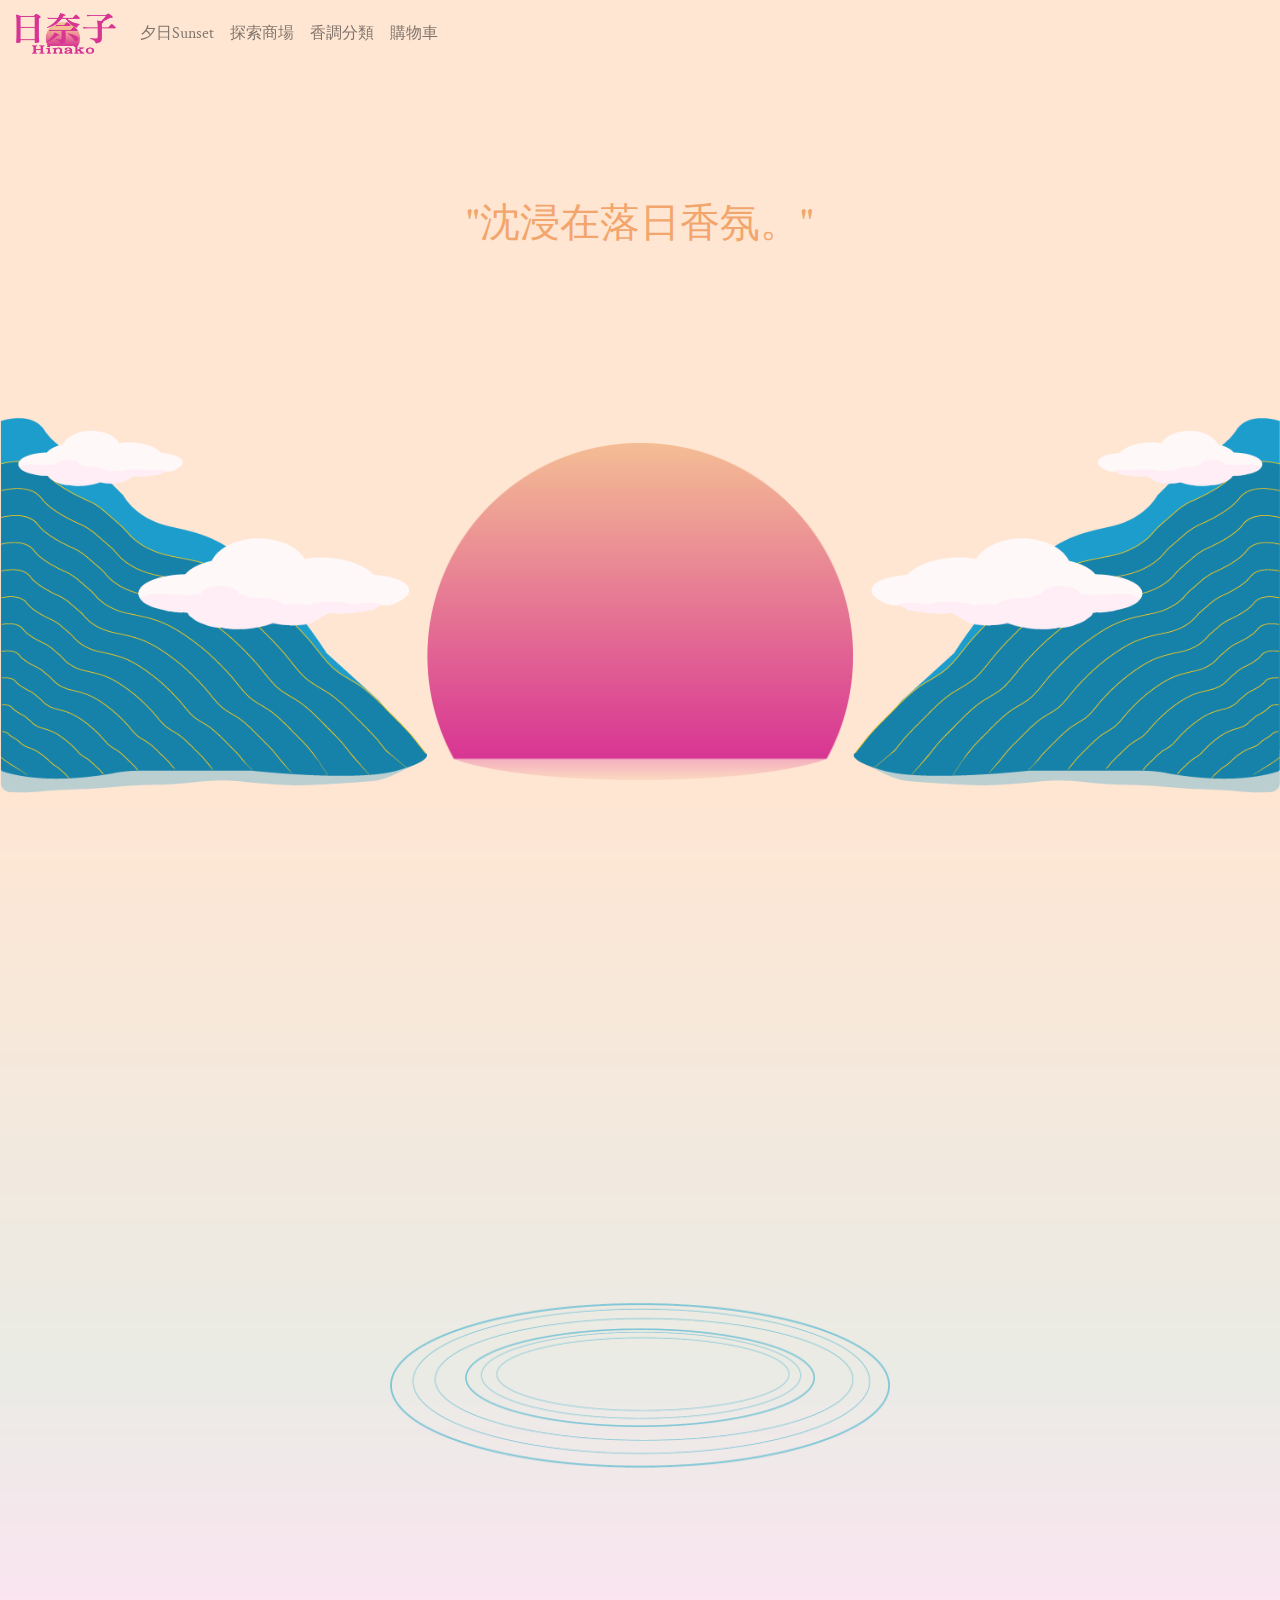
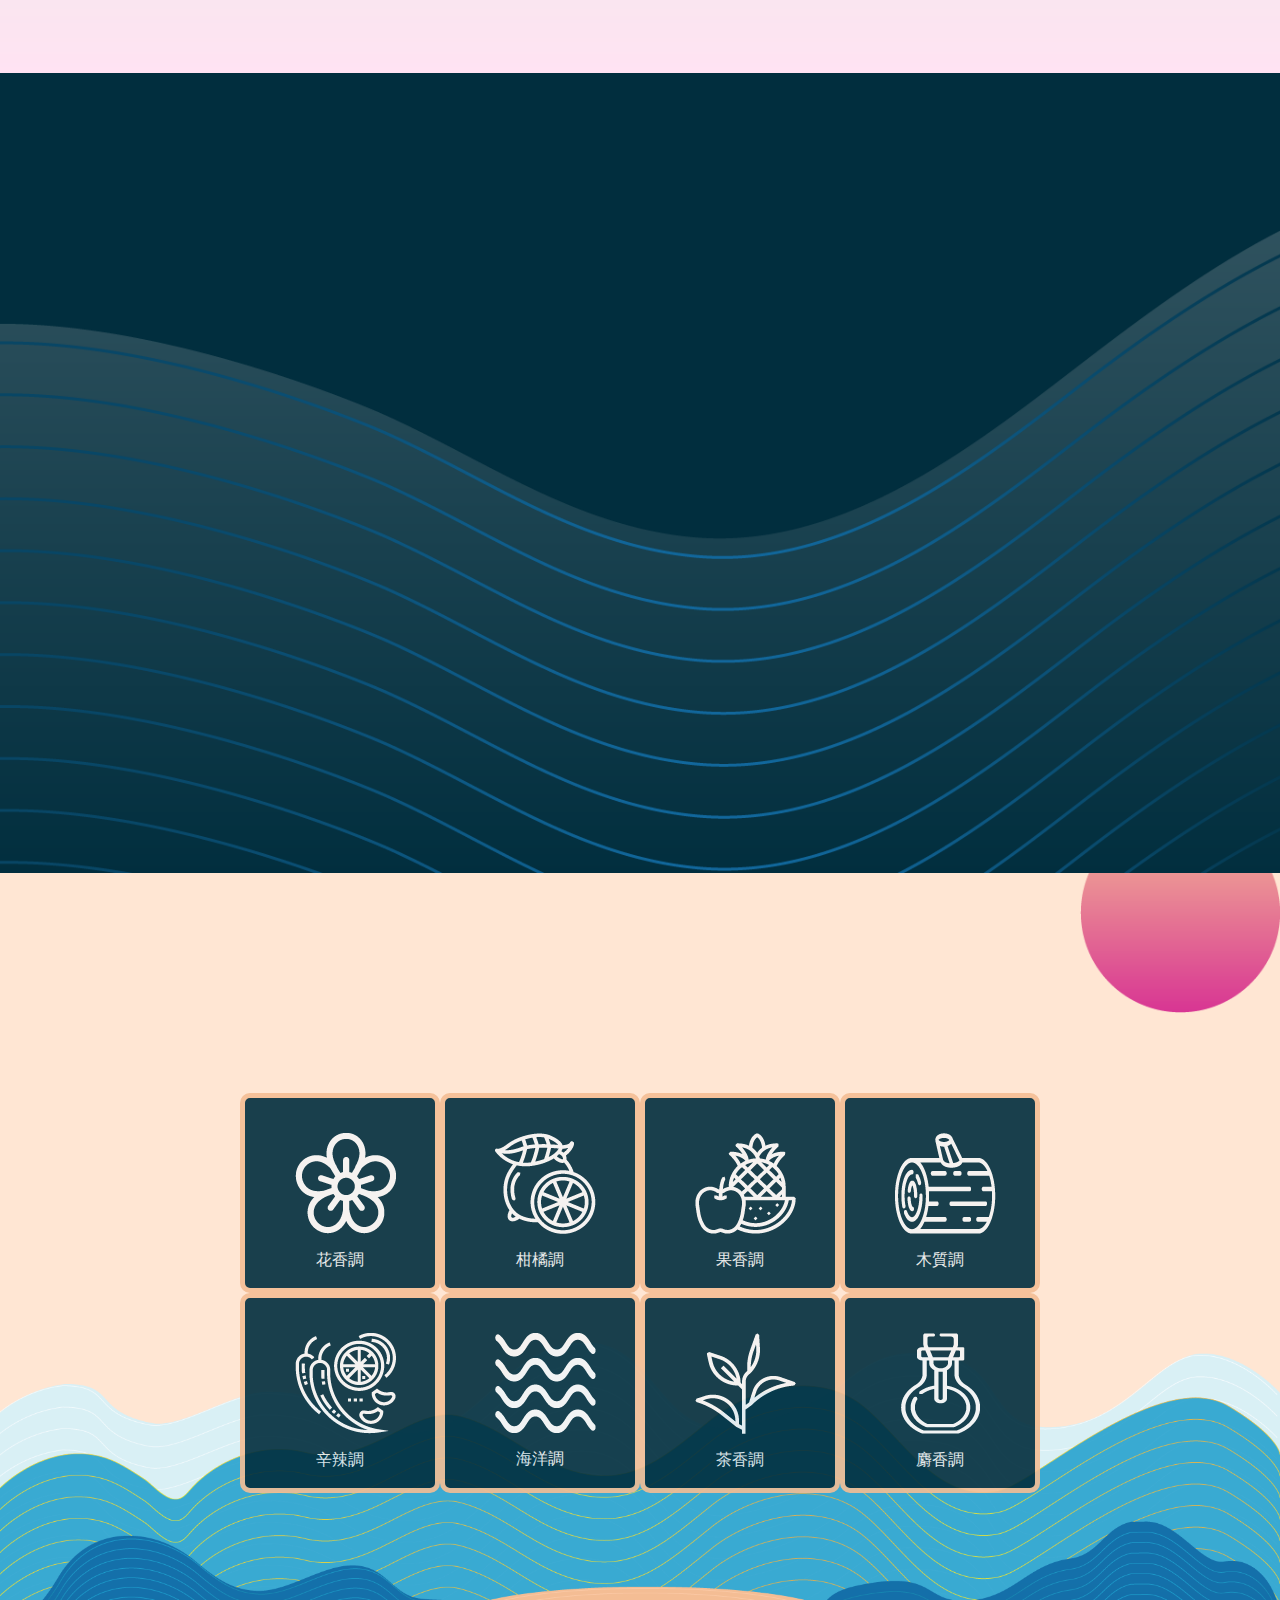
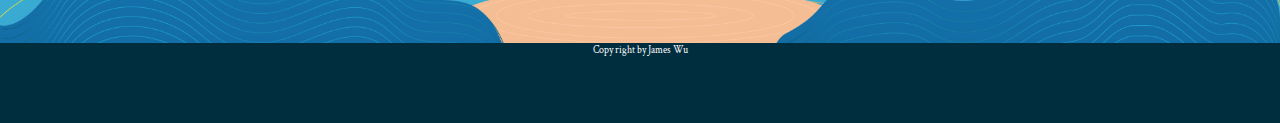
<file: index.html>
<!DOCTYPE html>
<html lang="en">
<head>
    <meta charset="UTF-8">
    <meta http-equiv="X-UA-Compatible" content="IE=edge">
    <meta name="viewport" content="width=device-width, initial-scale=1.0">
    <title>日奈子Hinako by James Wu</title>
    
    <link rel="stylesheet" href="https://stackpath.bootstrapcdn.com/bootstrap/4.5.2/css/bootstrap.min.css" integrity="sha384-JcKb8q3iqJ61gNV9KGb8thSsNjpSL0n8PARn9HuZOnIxN0hoP+VmmDGMN5t9UJ0Z" crossorigin="anonymous">
    <link rel="stylesheet" href="./style01.css">
    <link rel="preconnect" href="https://fonts.gstatic.com">
    <link href="https://fonts.googleapis.com/css2?family=Crimson+Text:ital,wght@0,400;0,600;0,700;1,400;1,600;1,700&display=swap" rel="stylesheet"> 
    <link rel="stylesheet" href="https://cdnjs.cloudflare.com/ajax/libs/animate.css/4.1.1/animate.min.css">

    <style>

     .hide_nav{
       transform: translateY(-100px);
     }

     .nav_white{
       color: white;
     }
     .moveleft{
        transform: translateX(-100px);

     }

     .moveright{
      transform: translateX(100px);

     }

     .watermove{
      transition: 2s;
      
      transform: scale(1.5);
     }

     .handmove{
      transform: translateX(-100px);
     

     }

     .sundown{
      transform: translateY(0px);
     }

      
    </style>
   
</head>
<body>
    <!-- 導覽列 -->
    <nav class="navbar navbar-expand-lg navbar-light fixed-top bg-transparent">
        <a class="navbar-brand" href="#INTRO">
            <img src="./網站素材/1x/logo.png" alt="">
        </a>
        <button class="navbar-toggler" type="button" data-toggle="collapse" data-target="#navbarNav" aria-controls="navbarNav" aria-expanded="false" aria-label="Toggle navigation">
          <span class="navbar-toggler-icon"></span>
        </button>
        <div class="collapse navbar-collapse" id="navbarNav">
          <ul class="navbar-nav">
            
            <li class="nav-item">
              <a class="nav-link" href="#Perfume">夕日Sunset</a>
            </li>
            <li class="nav-item">
              <a class="nav-link" href="./index_2.html">探索商場</a>
            </li>
            <li class="nav-item">
              <a class="nav-link" href="#category">香調分類</a>
            </li>
            <li class="nav-item">
              <a class="nav-link" href="./index_4.html">購物車</a>
            </li>
           
          </ul>
        </div>
      </nav>

     <section class="section_1 " id="INTRO">
        <div class="title_wrap  ">
          <h1 class="animate__animated animate__fadeInUp">"沈浸在落日香氛。"</h1>
       </div>

         <div class="warp01 animate__animated animate__slideInUp">

           <!-- <div class="cloud_wall">
             <img src="./網站素材/1x/cloud_wall.png" alt="">
           </div> -->

           <div class="moutain_left">
             <img src="./網站素材/1x/山_LEFT.png" alt="">
           </div>
           <div class="Sun01 animate__animated animate__slideInUp">
             <img src="./網站素材/1x/Sun Landingpage 1.png" alt="">
           </div>
           <div class="mountain_right">
             <img src="./網站素材/1x/山_RIGHT.png" alt="">
           </div>


         </div>
        </div>
    </section>

    <section class="section_2" id="Perfume">
    
      <div class="head_wrap">
        <img src="./網站素材/1x/SUN_small.png"  class="SUN_small  ">
        <h2>本月主打</h2>
        <p><a href="./index_3.html">了解更多>></a></p>
      </div>

      <div class="perfume_wrap">
        <img src="./網站素材/1x/Sun_perfume.png" alt="" class="Sun_perfume01">
        <img src="./網站素材/1x/Perfume_03.png" alt="" class="bottle">
        
      </div>

      <div class="wave_warp">
        <div class="wav_big">
         <img src="./網站素材/1x/WAVE_02.png" alt="">
       </div>
      <div class="wav_small">
        <img src="./網站素材/1x/WAVE_01.png" alt="" >
      </div>
        
      </div>

      <div class="perfume_shadow_warp">
        <img src="./網站素材/1x/Perfume_02_reflection.png" alt="" class="bottle_reflection">
        <img src="./網站素材/1x/Sun_perfume_reflection.png" alt="" class="Sun_reflection">

      </div>


      </div>

    </section>
   <section class="section_3" id="More">

      <div class="More_warp d-flex">
        <div class="sun03">
            <img class="perfume_shadow" src="./網站素材/1x/perfume_dark02.png">
            <img class="hand" src="./網站素材/1x/hand_dark03.png" alt="">
        </div>

        <div class="content_warp">
          <h1>尋找專屬氣味</h1>
          <h5>上百種商品任你挑選，找尋屬於你的氣味。</h5>
          <p><a href="./index_2.html">進入商場>></a></p>
      </div>
      </div>
        <div class="wave">
            <img src="./網站素材/1x/wave_2.png" alt="">
        </div>
    </section>

    <section class="section_4" id="category">

        <img class="sun04 " src="./網站素材/1x/SUN_Landingpage_4.png" alt="" style="float: right;">

        <div class="container categeory_warp">
          <div class="row">
            <div class="box col-lg-3 col-md-3 col-6">
              <img src="./網站素材/1x/flower.png" alt="">
              <p><a href="./index_2.html#ITMES">花香調</a></p>
            </div>
            <div class="box col-lg-3 col-md-3 col-6">
              <img src="./網站素材/1x/critus.png" alt="">
              <p><a href="./index_2.html#ITMES">柑橘調</a></p>
            </div>
            <div class="box col-lg-3 col-md-3 col-6">
              <img src="./網站素材/1x/fruit.png" alt="">
              <p><a href="./index_2.html#ITMES">果香調</a></p>
            </div>
            <div class="box col-lg-3 col-md-3 col-6">
              <img src="./網站素材/1x/wood.png" alt="">
              <p><a href="./index_2.html#ITMES">木質調</a></p>
            </div>
          </div>
          <div class="row">
            <div class="box col-lg-3 col-md-3 col-6">
              <img src="./網站素材/1x/spice.png" alt="">
              <p><a href="./index_2.html#ITMES">辛辣調</a></p>
            </div>
            <div class="box col-lg-3 col-md-3 col-6">
              
              <img src="./網站素材/1x/ocean.png" alt="">
              <p><a href="./index_2.html#ITMES">海洋調</a></p>
              
            </div>
            <div class="box col-lg-3 col-md-3 col-6">
              <img src="./網站素材/1x/tea.png" alt="">
              <p><a href="./index_2.html#ITMES">茶香調</a></p>
            </div>
            <div class="box col-lg-3 col-md-3 col-6">
              <img src="./網站素材/1x/musk.png" alt="">
              <p><a href="./index_2.html#ITMES">麝香調</a></p>
            </div>
          </div>
        </div>
      </div>
        <div class="wrap_04">
            <img class="mountain_bottom" src="./網站素材/1x/moutain_bottom.png" alt="">
        </div>

    </section> 
              
    <div class="footer">
        <p>Copy right by James Wu</p>
    </div> 
    <script src="https://code.jquery.com/jquery-3.5.1.js"
        integrity="sha256-QWo7LDvxbWT2tbbQ97B53yJnYU3WhH/C8ycbRAkjPDc=" crossorigin="anonymous"></script>
    <script src="https://cdnjs.cloudflare.com/ajax/libs/popper.js/1.14.6/umd/popper.min.js" integrity="sha384-wHAiFfRlMFy6i5SRaxvfOCifBUQy1xHdJ/yoi7FRNXMRBu5WHdZYu1hA6ZOblgut" crossorigin="anonymous"></script>
    <script src="https://stackpath.bootstrapcdn.com/bootstrap/4.2.1/js/bootstrap.min.js" integrity="sha384-B0UglyR+jN6CkvvICOB2joaf5I4l3gm9GU6Hc1og6Ls7i6U/mkkaduKaBhlAXv9k" crossorigin="anonymous"></script>
        
        
    <script>
          

        console.log('windowwidth:',$(window).width());


        //  移動到指定範圍navbar出現
       $(window).mousemove(function(e){

              // console.log('x:',e.screenX+",y:"+e.screenY);

              if(e.screenY < 166){
                $('.navbar').removeClass('hide_nav');
              }
              

        })


        
        
    
        // 手機w375效果===============================================
         let Windowwidth = $(window).width();

          if(Windowwidth <= 375){

            // 定義高度參數
              let scrollNow = $(this).scrollTop();

            //  定義動畫效果
            let Fadedown = "animate__animated animate__fadeOutDown"
            let FadeIn ="animate__animated animate__fadeInUp"
            let SlideInUp="animate__animated animate__slideInUp"
            let FadeoutUp ="animate__animated animate__fadeOutUp"
            let FadeInDown="animate__animated animate__fadeInDown"
              
            //  所有滾動效果
            $(window).scroll(function(event){
              
                  console.log('scrolltop:',$(this).scrollTop());
                  let scrollNow = $(this).scrollTop();



              // navbar導覽列效果

              let scrollLast = 0

              if(scrollNow  <= 679){
                }
              else{
                  if(scrollLast < scrollNow){

                    $('.navbar').addClass('hide_nav');
                  }
                  else{
                    $('.navbar').removeClass('hide_nav');

                  }
              }
              scrollLast = scrollNow;



            //  nav在特定區域變色
            if(scrollNow >= 1336  ){

              $('.nav-item a').css('color','white');
              }

              else{
              $('.nav-item a').css('color','#5C5757');
              }

              if(scrollNow >= 2221){
              $('.nav-item a').css('color','#5C5757');

              }

              // 山左右移動
              if(scrollNow >= 78){
               
                  $('.moutain_left').addClass('moveleft');
                  $('.mountain_right').addClass('moveright');
              
                }
              else{

                $('.moutain_left').removeClass('moveleft');
                $('.mountain_right').removeClass('moveright');
              
              }

              // 山的過場消失
            
              if(scrollNow >= 458){
                $('.warp01').css('opacity','0')
                $('.title_wrap').css('opacity','0');
                $(".head_wrap").css('opacity','1');
                $(".bottle").css('opacity','1');
                $(".bottle_reflection").css('opacity','1');
                
              }
              else{
                $('.warp01').css('opacity','1')
                $('.title_wrap').css('opacity','1');
                $(".head_wrap").css('opacity','0');
                $(".bottle").css('opacity','0');
                $(".bottle_reflection").css('opacity','0');

              }

            // 太陽與水波紋進入
            if(scrollNow >= 698){
                $('.warp01').removeClass(SlideInUp);
                $('.SUN_small').addClass(Fadedown)
                $('.Sun_perfume01').css('opacity','1');
                $('.Sun_reflection').css('opacity','1');

                $(".wav_big img").addClass('watermove').css('opacity','1');
                $(".wav_small img").addClass('watermove').css('opacity','1');
                
              }
              else{
                $('.SUN_small').removeClass(Fadedown);
                $('.SUN_small').addClass(FadeIn);
                $('.Sun_perfume01').css('opacity','0');
                $('.Sun_reflection').css('opacity','0');

                $(".wav_big img").removeClass('watermove').css('opacity','0');
                $(".wav_small img").removeClass('watermove').css('opacity','0');
                

              }
              //  Section3太陽出現
              if(scrollNow >= 929){

              $(".sun03").css('opacity','1');

              }
              else{
              $('.sun03').css('opacity','0');

              }

               // Section3剪影與內容出現
               if(scrollNow >=1187){

                  $(".content_warp").css('opacity','1');

                  $(".perfume_shadow").css('opacity','1');

                  $(".hand").css('opacity','1').addClass('handmove');

                  }

                  else{
                  $(".content_warp").css('opacity','0');
                  $(".perfume_shadow").css('opacity','0');
                  $(".hand").css('opacity','0').removeClass('handmove');
                
                
                }

                if(scrollNow >= 1646){


                $('.sun04').addClass("sundown").css('opacity','1');


                }
                else{
                $('.sun04').removeClass("sundown").css("opacity","0");

                }


                if(scrollNow >= 1817){

                $('.categeory_warp').css("opacity","1");
                }

                else{

                $('.categeory_warp').css("opacity","0");


                }

              })

              
            }

            // 平板w768效果===============================================


            if(Windowwidth <= 768){

              $(window).scroll(function(event){

              console.log('scrolltop:',$(this).scrollTop());

              // 定義高度參數
              let scrollNow = $(this).scrollTop();

              //  定義動畫效果
              let Fadedown = "animate__animated animate__fadeOutDown"
              let FadeIn ="animate__animated animate__fadeInUp"
              let SlideInUp="animate__animated animate__slideInUp"
              let FadeoutUp ="animate__animated animate__fadeOutUp"
              let FadeInDown="animate__animated animate__fadeInDown"



              // navbar導覽列效果

              let scrollLast = 0

              if(scrollNow  <= 734){
                }
              else{
                  if(scrollLast < scrollNow){
                    $('.navbar').addClass('hide_nav');
                    

                  }
                  else{
                    $('.navbar').removeClass('hide_nav');

                  }
              }
              scrollLast = scrollNow;

              //  nav在特定區域變色
              if(scrollNow >= 1688  ){

              $('.nav-item a').css('color','white');
              }

              else{
              $('.nav-item a').css('color','#5C5757');
              }

              if(scrollNow >= 2490){
              $('.nav-item a').css('color','#5C5757');

              }

              // 山左右移動
              if(scrollNow >= 125){
              
                  $('.moutain_left').addClass('moveleft');
                  $('.mountain_right').addClass('moveright');

              }
              else{

                $('.moutain_left').removeClass('moveleft');
                $('.mountain_right').removeClass('moveright');
                
              }



              // 山的過場消失

              if(scrollNow >= 447){
                $('.warp01').css('opacity','0')
                $('.title_wrap').css('opacity','0');
                $(".head_wrap").css('opacity','1');
                $(".bottle").css('opacity','1');
                $(".bottle_reflection").css('opacity','1');
                
              }
              else{
                $('.warp01').css('opacity','1')
                $('.title_wrap').css('opacity','1');
                $(".head_wrap").css('opacity','0');
                $(".bottle").css('opacity','0');
                $(".bottle_reflection").css('opacity','0');

              }
              // 太陽與水波紋進入
              if(scrollNow >= 590){
                $('.warp01').removeClass(SlideInUp);
                $('.SUN_small').addClass(Fadedown)
                $('.Sun_perfume01').css('opacity','1');
                $('.Sun_reflection').css('opacity','1');

                $(".wav_big img").addClass('watermove').css('opacity','1');
                $(".wav_small img").addClass('watermove').css('opacity','1');
                
              }
              else{
                $('.SUN_small').removeClass(Fadedown);
                $('.SUN_small').addClass(FadeIn);
                $('.Sun_perfume01').css('opacity','0');
                $('.Sun_reflection').css('opacity','0');

                $(".wav_big img").removeClass('watermove').css('opacity','0');
                $(".wav_small img").removeClass('watermove').css('opacity','0');
                

              }

              //  Section3太陽出現
              if(scrollNow >= 768){

                $(".sun03").css('opacity','1');
                
              }
              else{
                $('.sun03').css('opacity','0');

              }

              // Section3剪影與內容出現
              if(scrollNow >=1044){

                $(".content_warp").css('opacity','1');

                $(".perfume_shadow").css('opacity','1');
                
                $(".hand").css('opacity','1').addClass('handmove');
                
              }

              else{
                $(".content_warp").css('opacity','0');
                $(".perfume_shadow").css('opacity','0');
                $(".hand").css('opacity','0').removeClass('handmove');

              }

              // section4效果
              if(scrollNow >= 1433){


                  $('.sun04').addClass("sundown").css('opacity','1');


                  }
                  else{
                  $('.sun04').removeClass("sundown").css("opacity","0");

                  }


              if(scrollNow >= 1617){

                  $('.categeory_warp').css("opacity","1");
              }

              else{

                  $('.categeory_warp').css("opacity","0");


              }
            })
          }
           




            // 網頁效果＝＝＝＝＝＝＝＝＝＝＝＝＝＝＝＝＝＝＝＝＝＝＝＝＝＝＝＝＝＝
            else if (Windowwidth >= 768){ 

              //  移動到指定範圍navbar出現
            $(window).mousemove(function(e){

              // console.log('x:',e.screenX+",y:"+e.screenY);

              if(e.screenY < 166){
                $('.navbar').removeClass('hide_nav');
              }
              

            })
              

              $(window).scroll(function(event){

              console.log('scrolltop:',$(this).scrollTop());

              // 定義高度參數
              let scrollNow = $(this).scrollTop();

              //  定義動畫效果
              let Fadedown = "animate__animated animate__fadeOutDown"
              let FadeIn ="animate__animated animate__fadeInUp"
              let SlideInUp="animate__animated animate__slideInUp"
              let FadeoutUp ="animate__animated animate__fadeOutUp"
              let FadeInDown="animate__animated animate__fadeInDown"



              // navbar導覽列效果

              let scrollLast = 0

              if(scrollNow  <= 734){
                }
              else{
                  if(scrollLast < scrollNow){
                    $('.navbar').addClass('hide_nav');

                  }
                  else{
                    $('.navbar').removeClass('hide_nav');

                  }
              }
              scrollLast = scrollNow;

            //  nav在特定區域變色
            if(scrollNow >= 1688  ){

              $('.nav-item a').css('color','white');
              }

              else{
              $('.nav-item a').css('color','#5C5757');
              }

              if(scrollNow >= 2490){
              $('.nav-item a').css('color','#5C5757');

              }

              // 山左右移動
              if(scrollNow >= 125){
               
                  $('.moutain_left').addClass('moveleft');
                  $('.mountain_right').addClass('moveright');
              
              }
              else{

                $('.moutain_left').removeClass('moveleft');
                $('.mountain_right').removeClass('moveright');
                
              }



               // 山的過場消失
            
              if(scrollNow >= 474){
                $('.warp01').css('opacity','0')
                $('.title_wrap').css('opacity','0');
                $(".head_wrap").css('opacity','1');
                $(".bottle").css('opacity','1');
                $(".bottle_reflection").css('opacity','1');
                
              }
              else{
                $('.warp01').css('opacity','1')
                $('.title_wrap').css('opacity','1');
                $(".head_wrap").css('opacity','0');
                $(".bottle").css('opacity','0');
                $(".bottle_reflection").css('opacity','0');

              }
              // 太陽與水波紋進入
              if(scrollNow >= 744){
                $('.warp01').removeClass(SlideInUp);
                $('.SUN_small').addClass(Fadedown)
                $('.Sun_perfume01').css('opacity','1');
                $('.Sun_reflection').css('opacity','1');

                $(".wav_big img").addClass('watermove').css('opacity','1');
                $(".wav_small img").addClass('watermove').css('opacity','1');
                
              }
              else{
                $('.SUN_small').removeClass(Fadedown);
                $('.SUN_small').addClass(FadeIn);
                $('.Sun_perfume01').css('opacity','0');
                $('.Sun_reflection').css('opacity','0');

                $(".wav_big img").removeClass('watermove').css('opacity','0');
                $(".wav_small img").removeClass('watermove').css('opacity','0');
                

              }

              //  Section3太陽出現
              if(scrollNow >= 1065){

                $(".sun03").css('opacity','1');
                
              }
              else{
                $('.sun03').css('opacity','0');

              }

              // Section3剪影與內容出現
              if(scrollNow >=1454){

                $(".content_warp").css('opacity','1');

                $(".perfume_shadow").css('opacity','1');
                
                $(".hand").css('opacity','1').addClass('handmove');
                
              }

              else{
                $(".content_warp").css('opacity','0');
                $(".perfume_shadow").css('opacity','0');
                $(".hand").css('opacity','0').removeClass('handmove');
              
              }

               // section4效果
               if(scrollNow >= 1835){


                  $('.sun04').addClass("sundown").css('opacity','1');


                  }
                  else{
                  $('.sun04').removeClass("sundown").css("opacity","0");

                  }
          

              if(scrollNow >= 2023){

                  $('.categeory_warp').css("opacity","1");
              }

              else{

                  $('.categeory_warp').css("opacity","0");


              }
            })

             
        }

          
    </script>
</body>
</html>
</file>
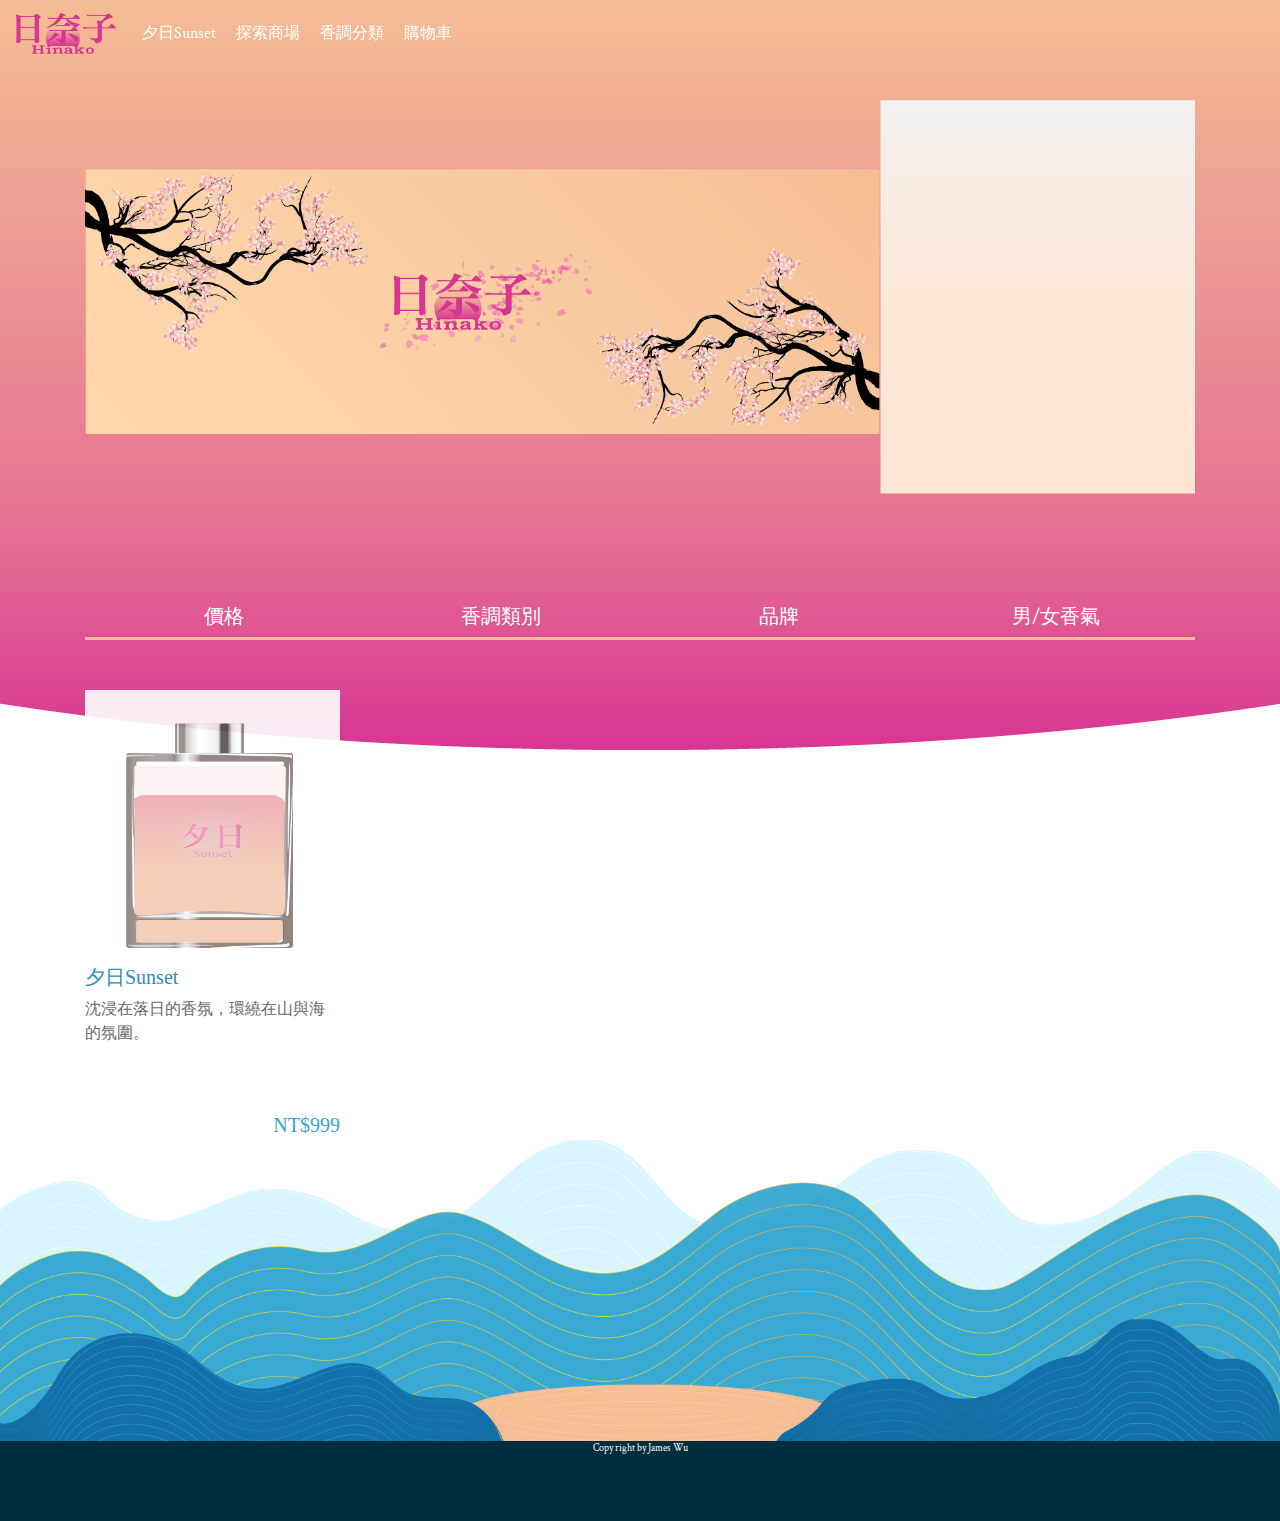
<file: index_2.html>
<!DOCTYPE html>
<html lang="en">
<head>
    <meta charset="UTF-8">
    <meta http-equiv="X-UA-Compatible" content="IE=edge">
    <meta name="viewport" content="width=device-width, initial-scale=1.0">
    <title>日奈子Hinako by James Wu</title>
    <link rel="stylesheet" href="https://stackpath.bootstrapcdn.com/bootstrap/4.5.2/css/bootstrap.min.css" integrity="sha384-JcKb8q3iqJ61gNV9KGb8thSsNjpSL0n8PARn9HuZOnIxN0hoP+VmmDGMN5t9UJ0Z" crossorigin="anonymous">
    <link rel="stylesheet" href="./style02.css">
    <link rel="preconnect" href="https://fonts.gstatic.com">
    <link href="https://fonts.googleapis.com/css2?family=Crimson+Text:ital,wght@0,400;0,600;0,700;1,400;1,600;1,700&display=swap" rel="stylesheet">

</head>
<body>
    <nav class="navbar navbar-expand-lg navbar-light fixed-top bg-transparent">
        <a class="navbar-brand" href="index.html#INTRO">
            <img src="./網站素材/1x/logo.png" alt="">
        </a>
        <button class="navbar-toggler" type="button" data-toggle="collapse" data-target="#navbarNav" aria-controls="navbarNav" aria-expanded="false" aria-label="Toggle navigation">
          <span class="navbar-toggler-icon"></span>
        </button>
        <div class="collapse navbar-collapse" id="navbarNav">
          <ul class="navbar-nav">
            
            <li class="nav-item">
              <a href="./index.html#Perfume">夕日Sunset</a>
            </li>
            <li class="nav-item">
              <a  href="#More">探索商場</a>
            </li>
            <li class="nav-item">
              <a  href="#ITMES">香調分類</a>
            </li>
            
            <li class="nav-item">
              <a href="./index_4.html">購物車</a>
            </li>
           
          </ul>
        </div>
      </nav>

    <section class="section01">
       <div class="container">
        <div class="carousel">
            <ul class="list-unstyled d-flex img-wrap ">
              <li><img src="./網站素材/1x/corrosole01.png" alt=""></li>
              <li><img src="./網站素材/1x/corrosole02.png" alt=""></li>
              <li><img src="./網站素材/1x/corrosole03.png" alt=""></li>
              
              
            </ul>
            <ul class="slider-dots ">
              <li></li>
              <li></li>
              <li></li>
              
            </ul>
          </div>
        </div>
        

    </section>

    <section class="ITEMS" id="ITMES">
        <div class="category">
            <div class="container">
                <div class="row">
                    <div class="category_warp col-lg-12 col-sm-12 ">
                        <div class="category_item col-lg-3 col-sm-3">
                            <h5>價格</h5>
                        </div>
                        <div class="category_item col-lg-3 col-sm-3">
                            <h5>香調類別</h5>
                        </div>
                        <div class="category_item col-lg-3 col-sm-3">
                            <h5>品牌</h5>
                        </div>
                        <div class="category_item col-lg-3 col-sm-3">
                            <h5>男/女香氣</h5>
                        </div>
                    </div>
                </div>
            </div>
        </div>

        <div class="container item_wrap">
            <div class="row">
                    <div class="item col-lg-3 col-md-6 col-sm-6">
                        <div class="item_pic">
                          <img src="./網站素材/1x/Perfume.png" alt="">
                        </div>
                        <h3><a href="./index_3.html">夕日Sunset</a></h3>
                        <p>沈浸在落日的香氛，環繞在山與海的氛圍。</p>
                        <p><span>NT$999</span></p>
                    </div>
                   
                    
            </div>
        </div>
    </section>

    <section class="bottom">
        <img src="./網站素材/1x/moutain_bottom.png" alt="">
        <div class="footer">
            <p>Copy right by James Wu</p>
        </div>
    </section>

 
   
   
  
    <script src="https://code.jquery.com/jquery-3.5.1.js"
        integrity="sha256-QWo7LDvxbWT2tbbQ97B53yJnYU3WhH/C8ycbRAkjPDc=" crossorigin="anonymous">
    </script>
    <script src="https://cdnjs.cloudflare.com/ajax/libs/popper.js/1.14.6/umd/popper.min.js" integrity="sha384-wHAiFfRlMFy6i5SRaxvfOCifBUQy1xHdJ/yoi7FRNXMRBu5WHdZYu1hA6ZOblgut" crossorigin="anonymous"></script>
    <script src="https://stackpath.bootstrapcdn.com/bootstrap/4.2.1/js/bootstrap.min.js" integrity="sha384-B0UglyR+jN6CkvvICOB2joaf5I4l3gm9GU6Hc1og6Ls7i6U/mkkaduKaBhlAXv9k" crossorigin="anonymous"></script>
    
    
    
    <script>
      let scrollLast = 0

        $(window).scroll(function(){
        console.log('scrolltop:',$(this).scrollTop());


        let scrollNow = $(this).scrollTop();

        if(scrollNow  <= 820){
        }
        else{
            if(scrollLast < scrollNow){
                $('.navbar').addClass('hide_nav');

            }
            else{
            $('.navbar').removeClass('hide_nav');

            }
        }
        scrollLast = scrollNow;

       })


      let page = 0;
      // 設定點點初始值，Page=0
      $('.slider-dots li').eq(page).css('background-color','#1D9DCC').siblings().css('background-color','#F4BD94');

      $('.slider-dots li').hover(function(){

        page = $(this).index();

        // $(this) 代名詞 = 被hover 的 li 
        console.log("hi");
        // .index()叫出索引值順序
        console.log($(this).index());

        $(this).css('background-color','#1D9DCC').siblings().css('background-color','#F4BD94');
        // 根據索引值順序的值運算移動
        $('.img-wrap').css('left',$(this).index()*-1200+'px');
      })
      
      // js es6 的 Funtion 寫法,俗稱箭頭函式
      setInterval(() => {
         page += 1;

         if(page > 2){
           page = 0;
         };
          
         $('.img-wrap').css('left',page*-1200+'px');
         console.log('page =',page);

         $('.slider-dots li').eq(page).css('background-color','#1D9DCC').siblings().css('background-color','#F4BD94');
      } ,3000);




    //   商品頁

      let productArray = [
      
      {pic:'./網站素材/Perfume_pic/perfume01.jpg',name:'Clinique Happy 倩碧快樂男性淡香水', intro:'透露著清新的木質香，及生氣盎然的果香。', price:'1,099'},
      {pic:'./網站素材/Perfume_pic/perfume02.jpg',name:'LOEWE SOLO 羅威先生男性淡香水', intro:'將西方柑橘與東方麝香完美融合，詮釋特殊獨特原創及帶點低調的男人味。', price:'1,976'},
      {pic:'./網站素材/Perfume_pic/perfume03.jpg',name:'YSL LIBRE Intense 女性淡香精', intro:'讓人有一定距離感，接著會滿滿散發岀比較柔和的花香，適合職場女性或酷酷的女孩', price:'3,050'},
      {pic:'./網站素材/Perfume_pic/perfume04.jpg',name:'Jean Patou Joy 喜悅女性淡香精 TESTER', intro:'像醇酒一樣芳香，百花綻放，非常愉悅的感覺，香味雖然清新但十分有份量。', price:'2,950'},
      {pic:'./網站素材/Perfume_pic/perfume05.jpg',name:'Workshop Tea Rose 茶玫瑰女性淡香水', intro:'自然的香味到後面會帶點肥皂味並且粉粉的氣息，適合給媽媽用的玫瑰香。', price:'2,480'},
      {pic:'./網站素材/Perfume_pic/perfume06.jpg',name:'Giorgio Armani Light Di Gioia', intro:'像茉莉花與梔子花的浪漫二重奏，最後再揉合雪松精華木質香的溫暖。', price:'2,590'},
      {pic:'./網站素材/Perfume_pic/perfume07.jpg',name:'Armaf Club De Nuit Milestone 中性淡香精', intro:'柑橘調 、 海洋清新調，鳶尾、柑橘、檸檬、佛手柑', price:'1,850'},
      {pic:'./網站素材/Perfume_pic/perfume08.jpg',name:'Lanvin 浪凡花漾公主女性淡香水迷你瓶', intro:'活潑清爽的味道，前調是香甜的柑橘、西瓜，甜美又清純，留香時間還不錯。', price:'780'},
      {pic:'./網站素材/Perfume_pic/perfume09.jpg',name:'Clean Ultimate Beach Day 海灘日女性淡香水', intro:'簡約透明的瓶身，味道也是極為自然，不搶眼不過激，宛如天然的體香一樣。', price:'1,800'},
      {pic:'./網站素材/Perfume_pic/perfume10.jpg',name:'Burberry Brit 風格女性淡香水', intro:'微酸的檸檬香與微甜的杏仁香替這支香水開啟了序幕，讓整體更加優雅氣質。', price:'1,150'},
      {pic:'./網站素材/Perfume_pic/perfume11.jpg',name:'CHANEL COCO 女性淡香精版本', intro:'調和著優雅玫瑰花苞與義大利茉莉的花香主體香味，呈現著的是更輕盈的性感氣質。', price:'3,750'},
      {pic:'./網站素材/Perfume_pic/perfume12.jpg',name:'Salvatore Ferragamo Acqua Essenziale Blu 湛藍之水男性淡香水', intro:'有一種微尖青年男生銳進氣息，最後轉化為沈穩男人安寧後味。', price:'1,580'},
      {pic:'./網站素材/Perfume_pic/perfume13.jpg',name:'YSL La Nuit De LHomme Eau Electrique 天之驕子搖滾男性淡香水', intro:'天竺葵、蘋果、東加香豆及香草為主香，是款好聞的香水。', price:'2,550'},
      
      {pic:'./網站素材/Perfume_pic/perfume14.jpg',name:'Versace Pour Homme Dylan Blue 狄倫正藍男性淡香水迷你瓶', intro:'參雜些許的橙香，讓味道多了些許年輕感，後味的麝香蠻持久的。', price:'2,20'},

      
      {pic:'./網站素材/Perfume_pic/perfume15.jpg',name:'Boss Bottled Infinite ', intro:'香氛以無比清新及明亮的柑橘、蘋果氣息為此趟逃離喧囂之旅做為開端。', price:'1,590'},
    
     ]


      
      for(let i = 0; i < 15; i++){
        let ITEMS = `<div class="item col-lg-3 col-md-6 col-sm-6">
                        <div class="item_pic">
                            <img src="${productArray[i].pic}" alt="">
                        </div>
                        <h3>${productArray[i].name}</h3>
                        <p>${productArray[i].intro}</p>
                        <p><span>NT$${productArray[i].price}</span></p> 
                    </div>`;

                
        $('.item_wrap .row').append(ITEMS);

  }

   


    //   for(let i = 0; i < 12; i++){
    //       let html = `<div class="item col-lg-3 col-md-6 col-sm-6">
    //                     <div class="item_pic"><img src=${img}></div>
    //                     <h3><a href="./index_3.html">${productArray[i].name }</a></h3>
    //                     <p>${productArray[i].des }</p>
    //                     <p> <span>NT$${productArray[i].price }</span></p>
    //                 </div>`;
    //             $('.item_wrap .row').append(html);

    //   }

    $(window).scroll(function(event){

        console.log('scrolltop:',$(this).scrollTop());


        let scrollNow = $(this).scrollTop();

        if(scrollNow>676){

          $('.nav-item a').css('color','#606060');
        }
        else{
            $('.nav-item a').css('color','white');

        }


        if(scrollNow >= 67){

          $(".item_wrap").css('opacity',"1");
        }

        else{
          $(".item_wrap").css('opacity',"0.9");
        }

   })



    </script>
</body>
</html>
</file>
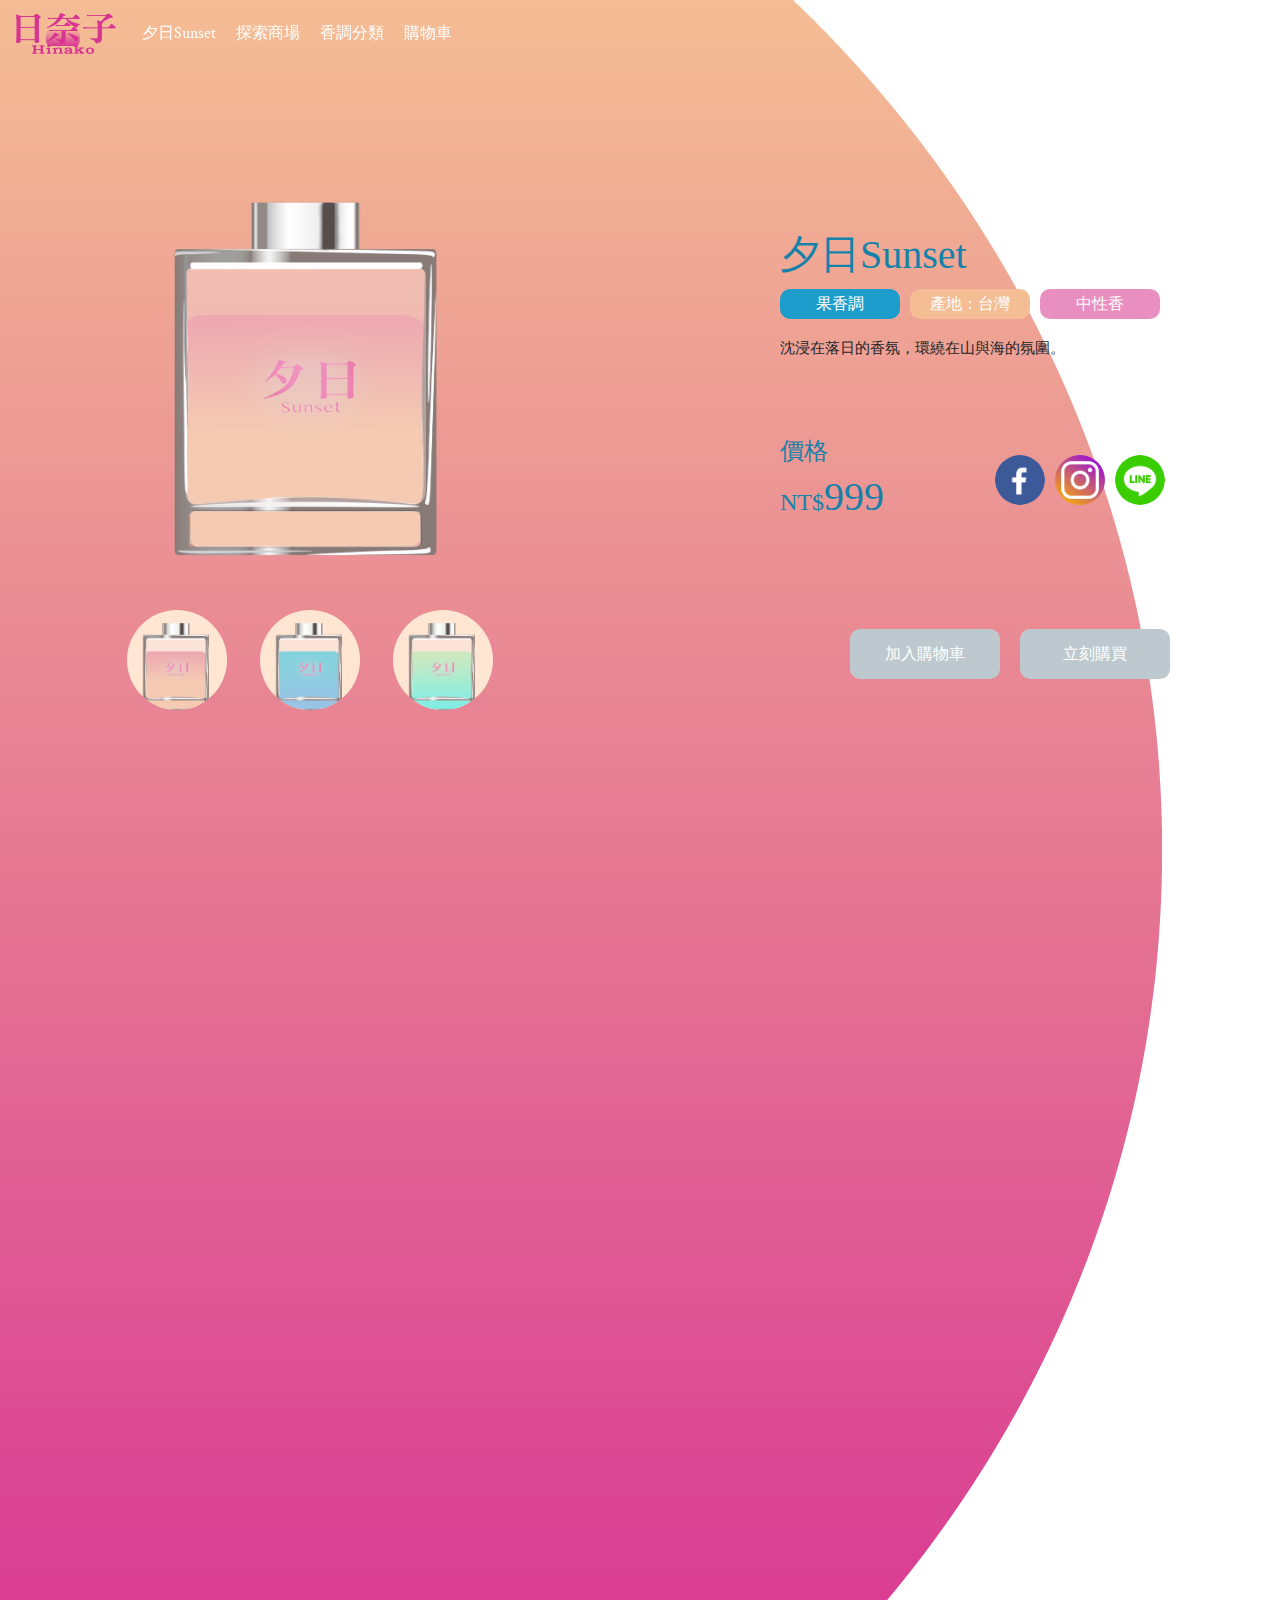
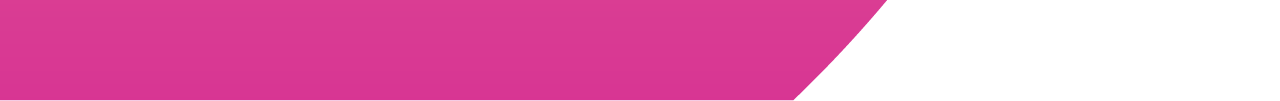
<file: index_3.html>
<!DOCTYPE html>
<html lang="en">
<head>
    <meta charset="UTF-8">
    <meta http-equiv="X-UA-Compatible" content="IE=edge">
    <meta name="viewport" content="width=device-width, initial-scale=1.0">
    <title>日奈子Hinako by James Wu</title>
    <link rel="stylesheet" href="https://stackpath.bootstrapcdn.com/bootstrap/4.5.2/css/bootstrap.min.css" integrity="sha384-JcKb8q3iqJ61gNV9KGb8thSsNjpSL0n8PARn9HuZOnIxN0hoP+VmmDGMN5t9UJ0Z" crossorigin="anonymous">
    <link rel="stylesheet" href="./style03.css">
    <link rel="preconnect" href="https://fonts.gstatic.com">
    <link href="https://fonts.googleapis.com/css2?family=Crimson+Text:ital,wght@0,400;0,600;0,700;1,400;1,600;1,700&display=swap" rel="stylesheet">
    <link rel="stylesheet" href="https://cdnjs.cloudflare.com/ajax/libs/animate.css/4.1.1/animate.min.css">
  
</head>
<body>
    
    <nav class="navbar navbar-expand-lg navbar-light fixed-top bg-transparent">
        <a class="navbar-brand" href="index.html#INTRO">
            <img src="./網站素材/1x/logo.png" alt="">
        </a>
        <button class="navbar-toggler" type="button" data-toggle="collapse" data-target="#navbarNav" aria-controls="navbarNav" aria-expanded="false" aria-label="Toggle navigation">
          <span class="navbar-toggler-icon"></span>
        </button>
        <div class="collapse navbar-collapse" id="navbarNav">
          <ul class="navbar-nav">
            
            <li class="nav-item">
              <a href="./index.html#Perfume">夕日Sunset</a>
            </li>
            <li class="nav-item">
              <a  href="./index_2.html">探索商場</a>
            </li>
            <li class="nav-item">
              <a  href="./index_2.html#ITMES">香調分類</a>
            </li>

            <li class="nav-item">
              <a href="./index_4.html">購物車</a>
            </li>
           
          </ul>
        </div>
      </nav>

      <section class="ITEM_1234 d-flex">
          <div class="Sun_Left ">
            <img src="./網站素材/1x/Sun_Left.png" alt="">
          </div>

          <div class="pic_warp animate__animated animate__fadeIn">
            <div class="item1234_pic">
              <img src="./網站素材/1x/Perfume.png" alt="">
            </div>
            <div class="warp_small d-flex">
                <div class="item1234_pic_small item_red">
                  <img src="./網站素材/1x/Perfume.png" alt="">
                </div>
                <div class="item1234_pic_small item_blue">
                  <img src="./網站素材/1x/perfume_blue.png" alt="">
                </div>
                <div class="item1234_pic_small item_green">
                  <img src="./網站素材/1x/perfume_green.png" alt="">
                </div>
            </div>
          </div>

          <div class="content_warp animate__animated animate__fadeIn">
              <h1 id="item_name">夕日Sunset</h1>

           <div class="tag_warp d-flex">
               <div class="tag tag_1">
                 <p>果香調</p>
               </div>
               <div class="tag tag_2">
                <p>產地：台灣</p>
               </div>
               <div class="tag tag_3">
                <p>中性香</p>
               </div>
           </div>

              <h5 id="content">沈浸在落日的香氛，環繞在山與海的氛圍。</h5>

           <div class="middle_wrap d-flex ">
                <div class="price_wrap">
                <h4>價格</h4>
                <h4>NT$<span id="price">999</span></h4>
                </div>
            
                <div class="social_btn_wrap d-flex">
                    <div class="box FB"></div>
                    <div class="box IG"></div>
                    <div class="box LINE"></div>
                </div>

            </div>

            <div class="pay_btn_wrap ">
                <div class="btn buy_btn">
                <p><a href="./index_4.html">立刻購買</a></p>
                </div>
                <div class="btn add_cart">
                <p><a href="./index_4.html">加入購物車</a></p>
                </div>
                
            </div>
            
          </div>
          </div>
          
     
      </section>



    <script src="https://code.jquery.com/jquery-3.5.1.js"
        integrity="sha256-QWo7LDvxbWT2tbbQ97B53yJnYU3WhH/C8ycbRAkjPDc=" crossorigin="anonymous"></script>
    <script src="https://cdnjs.cloudflare.com/ajax/libs/popper.js/1.14.6/umd/popper.min.js" integrity="sha384-wHAiFfRlMFy6i5SRaxvfOCifBUQy1xHdJ/yoi7FRNXMRBu5WHdZYu1hA6ZOblgut" crossorigin="anonymous"></script>
    <script src="https://stackpath.bootstrapcdn.com/bootstrap/4.2.1/js/bootstrap.min.js" integrity="sha384-B0UglyR+jN6CkvvICOB2joaf5I4l3gm9GU6Hc1og6Ls7i6U/mkkaduKaBhlAXv9k" crossorigin="anonymous"></script>
    <script>
        $('.warp_small img').click(function(){

            let imgSrc = $(this).attr('src');
          $('.item1234_pic img').attr('src', imgSrc);

          })
    </script>
</body>
</html>
</file>
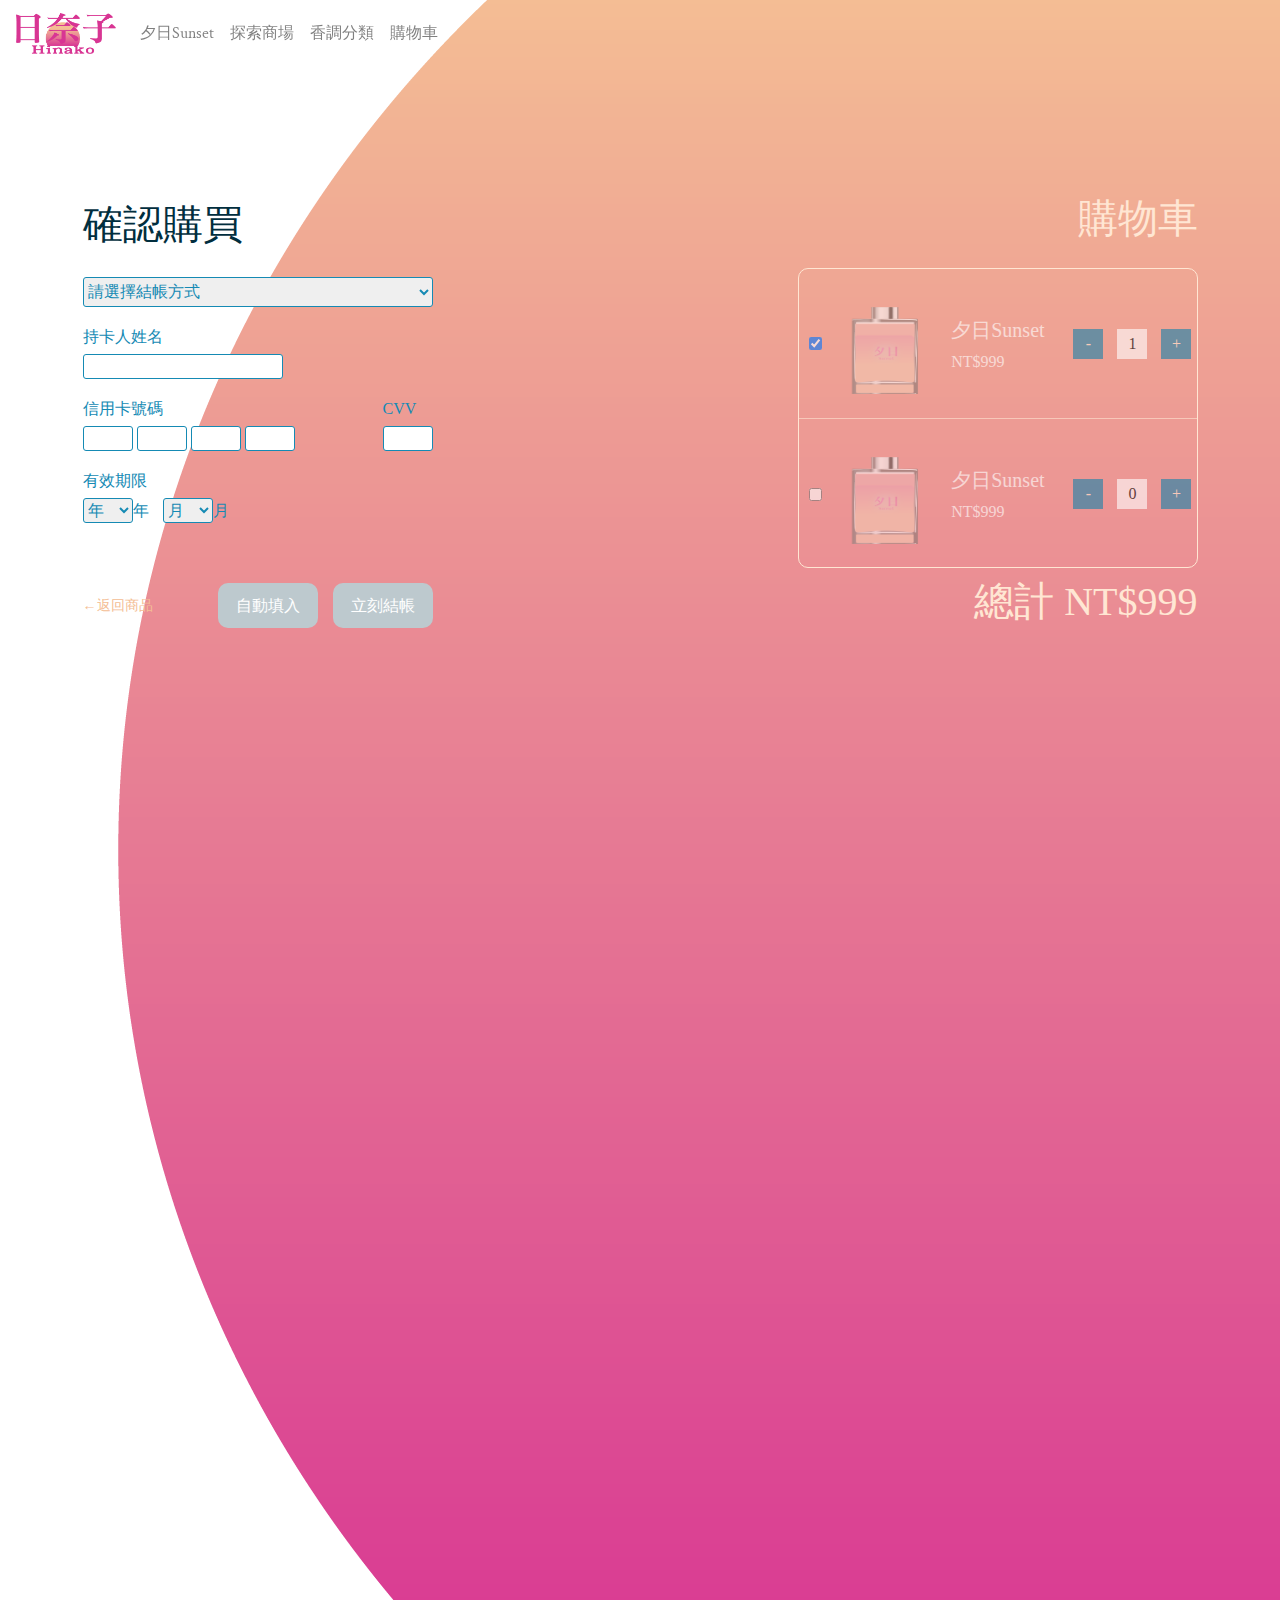
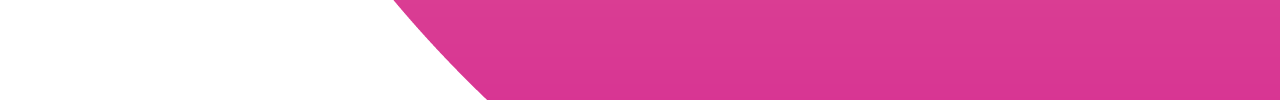
<file: index_4.html>
<!DOCTYPE html>
<html lang="en">
<head>
    <meta charset="UTF-8">
    <meta http-equiv="X-UA-Compatible" content="IE=edge">
    <meta name="viewport" content="width=device-width, initial-scale=1.0">
    <title>日奈子Hinako by James Wu</title>
    <link rel="stylesheet" href="https://stackpath.bootstrapcdn.com/bootstrap/4.5.2/css/bootstrap.min.css" integrity="sha384-JcKb8q3iqJ61gNV9KGb8thSsNjpSL0n8PARn9HuZOnIxN0hoP+VmmDGMN5t9UJ0Z" crossorigin="anonymous">
    <link rel="stylesheet" href="./style04.css">
    <link rel="preconnect" href="https://fonts.gstatic.com">
    <link href="https://fonts.googleapis.com/css2?family=Crimson+Text:ital,wght@0,400;0,600;0,700;1,400;1,600;1,700&display=swap" rel="stylesheet">
    <link rel="stylesheet" href="https://cdnjs.cloudflare.com/ajax/libs/animate.css/4.1.1/animate.min.css">
</head>
<body>
    <nav class="navbar navbar-expand-lg navbar-light fixed-top bg-transparent">
        <a class="navbar-brand" href="./index.html">
            <img src="./網站素材/1x/logo.png" alt="">
        </a>
        <button class="navbar-toggler" type="button" data-toggle="collapse" data-target="#navbarNav" aria-controls="navbarNav" aria-expanded="false" aria-label="Toggle navigation">
          <span class="navbar-toggler-icon"></span>
        </button>
        <div class="collapse navbar-collapse" id="navbarNav">
          <ul class="navbar-nav">
            
            <li class="nav-item">
              <a class="nav-link" href="./index.html#Perfume">夕日Sunset</a>
            </li>
            <li class="nav-item">
              <a class="nav-link" href="./index_2.html">探索商場</a>
            </li>
            <li class="nav-item">
              <a class="nav-link" href="./index_2.html#ITMES">香調分類</a>
            </li>
            <li class="nav-item">
              <a class="nav-link" href="./index_4.html">購物車</a>
            </li>
           
          </ul>
        </div>
      </nav>


     <section class="FINAL d-flex">
        <div class="Sun_right">
          <img src="./網站素材/1x/Sun right.png" alt="">
        </div>
        
        <div class="pay_check_warp animate__animated animate__fadeIn">
          <h1 >確認購買</h1>

          <select id="payment_method">
            <option>請選擇結帳方式</option>
            <option value="1">信用卡</option>
            <option>超商付款</option>
            <option>ＡＴＭ轉帳</option>
          </select>

          <div class="card_holder">
              <h5>持卡人姓名</h5>
              <input id="Username" type="text">
          </div>

          <div class="creditcard_number">
            <div class="cvv">
                <h5>CVV</h5>
                <input id="cvv" type="text">
              </div>

              <h5>信用卡號碼</h5>
              <div class="creditcard_number_wrap">
                <input id="num01" type="text">
                <input id="num02" type="text">
                <input id="num03" type="text">
                <input id="num04" type="text">
              </div>
          </div>

          <div class="expire">
            <h5>有效期限</h5>
            <div class="time_warp">
                <select id="number_year">
                    <option>年</option>
                    <option>１</option>
                    <option>２</option>
                    <option>３</option>
                    <option>４</option>
                    <option>５</option>
                    <option>６</option>
                    <option>６</option>
                    <option>８</option>
                    <option>９</option>
                    <option>10</option>
                    <option value="11">11</option>
                    <option>12</option>
                </select>年
             
                <select id="number_mounth">
                    <option>月</option>
                    <option value="">1</option>
                    <option value="">2</option>
                    <option value="">3</option>
                    <option value="4">4</option>
                    <option value="">5</option>
                    <option value="">6</option>
                    <option value="">7</option>
                    <option value="">8</option>
                    <option value="">9</option>
                    <option value="">10</option>
                    <option value="">11</option>
                    <option value="">12</option>
                    <option value="">13</option>
                    <option value="">14</option>
                    <option value="">15</option>
                    <option value="">16</option>
                    <option value="">17</option>
                    <option value="">18</option>
                    <option value="">19</option>
                    <option value="">20</option>
                    <option value="">21</option>
                    <option value="">22</option>
                    <option value="">23</option>
                    <option value="">24</option>
                    <option value="">25</option>
                    <option value="">26</option>
                    <option value="">27</option>
                    <option value="">28</option>
                    <option value="">29</option>
                    <option value="">30</option>
                </select>月
            </div>
            
          </div>

         
          <div class="bottom_btn_warp ">
            <div class="btn buy_btn">
                <p><a href="#">立刻結帳</a></p>
            </div>
            <div class="btn auto_btn">
                <p id="Auto_btn"><a href="#">自動填入</a></p>
            </div>   
         </div>
          <p class="backward"><a href="./index_3.html">←返回商品</a></p>

        </div>




        <div class="cart_warp animate__animated animate__fadeIn">
            <h1>購物車</h1>
            <div class="cart_list">

                <div class="item item01 d-flex">
                    <input type="checkbox" checked class="checkbox">
                    <div class="item_pic"></div>
                    <div class="item_intro">
                        <h5>夕日Sunset</h5>
                        <p>NT$999</p>
                    </div>

                    <form id='myform' method='POST' action='#'>
                        <label for=" "></label>
                        <input type='button' value='-' class='qtyminus' field='quantity' />
                        <input type='text' name='quantity' value='1' class='qty' />
                        <input type='button' value='+' class='qtyplus' field='quantity' />
                    </form>

                </div>
                <div class="item item02 d-flex">
                    <input type="checkbox" name="" class="checkbox" >
                    <div class="item_pic"></div>
                    <div class="item_intro">
                        <h5>夕日Sunset</h5>
                        <p>NT$999</p>
                    </div>

                    <form id='myform' method='POST' action='#'>
                        <label for=" "></label>
                        <input type='button' value='-' class='qtyminus' field='quantity' />
                        <input type='text' name='quantity' value='0' class='qty' />
                        <input type='button' value='+' class='qtyplus' field='quantity' />
                    </form>
                </div>
                
            </div>
            <h1 id="tottal_money">總計 NT$999</h1>
   
        </div>
     </section>

     


    <script src="https://code.jquery.com/jquery-3.5.1.js"
        integrity="sha256-QWo7LDvxbWT2tbbQ97B53yJnYU3WhH/C8ycbRAkjPDc=" crossorigin="anonymous"></script>
    <script src="https://cdnjs.cloudflare.com/ajax/libs/popper.js/1.14.6/umd/popper.min.js" integrity="sha384-wHAiFfRlMFy6i5SRaxvfOCifBUQy1xHdJ/yoi7FRNXMRBu5WHdZYu1hA6ZOblgut" crossorigin="anonymous"></script>
    <script src="https://stackpath.bootstrapcdn.com/bootstrap/4.2.1/js/bootstrap.min.js" integrity="sha384-B0UglyR+jN6CkvvICOB2joaf5I4l3gm9GU6Hc1og6Ls7i6U/mkkaduKaBhlAXv9k" crossorigin="anonymous"></script>
    <script>


        // 計算器
        $(function() {
            // This button will increment the value
            $('.qtyplus').click(function(e) {
                
                e.preventDefault();
             
                fieldName = $(this).attr('field');
                

                $(this).prev().val(parseInt($(this).prev().val())+1)
                console.log('value', $(this).prev().val())

                updateTotalMoney();

            });
            // This button will decrement the value till 0
            $(".qtyminus").click(function(e) {
               
                e.preventDefault();

                fieldName = $(this).attr('field');

                $(this).next().val(parseInt($(this).next().val())-1)
                
                console.log('minus', $(this).next().val())


                updateTotalMoney();
                
            
            });

          })
           
            function updateTotalMoney(){
                let total = 0;
                $('.qty').each(function(){
                    let price = $(this).parent().prev().find('p')[0].innerHTML.replace('NT$','');
                    total = total + parseInt($(this).val()) *price;
                })

   
                $('#tottal_money').text('總計 NT$' + total)
            }

            updateTotalMoney();

        $('#Auto_btn').click(function(event){
          event.preventDefault();
          $('#payment_method').val('1');
          $('#Username').val('James');
          $('#num01').val('4444');
          $('#num02').val('6666');
          $('#num03').val('7777');
          $('#num04').val('8888');
          $('#cvv').val('199');
          $('#number_year').val('11')
          $('#number_mounth').val('4')
        
      })
      
      $('.checkbox').closest(".item01").css('opacity','1');

      $(".checkbox").click(function(){


        // 反白效果
        if($(this).is(":checked")){
          $(this).closest(".item").css('opacity','1');
          console.log($(this).nextAll().find('.qty').val());
          $(this).nextAll().find('.qty').val("1")
          
          
        }else{
          $(this).closest(".item").css('opacity','0.6');
          $(this).nextAll().find('.qty').val("0")
          
        };
      
      })
    </script>
</body>
</html>
</file>
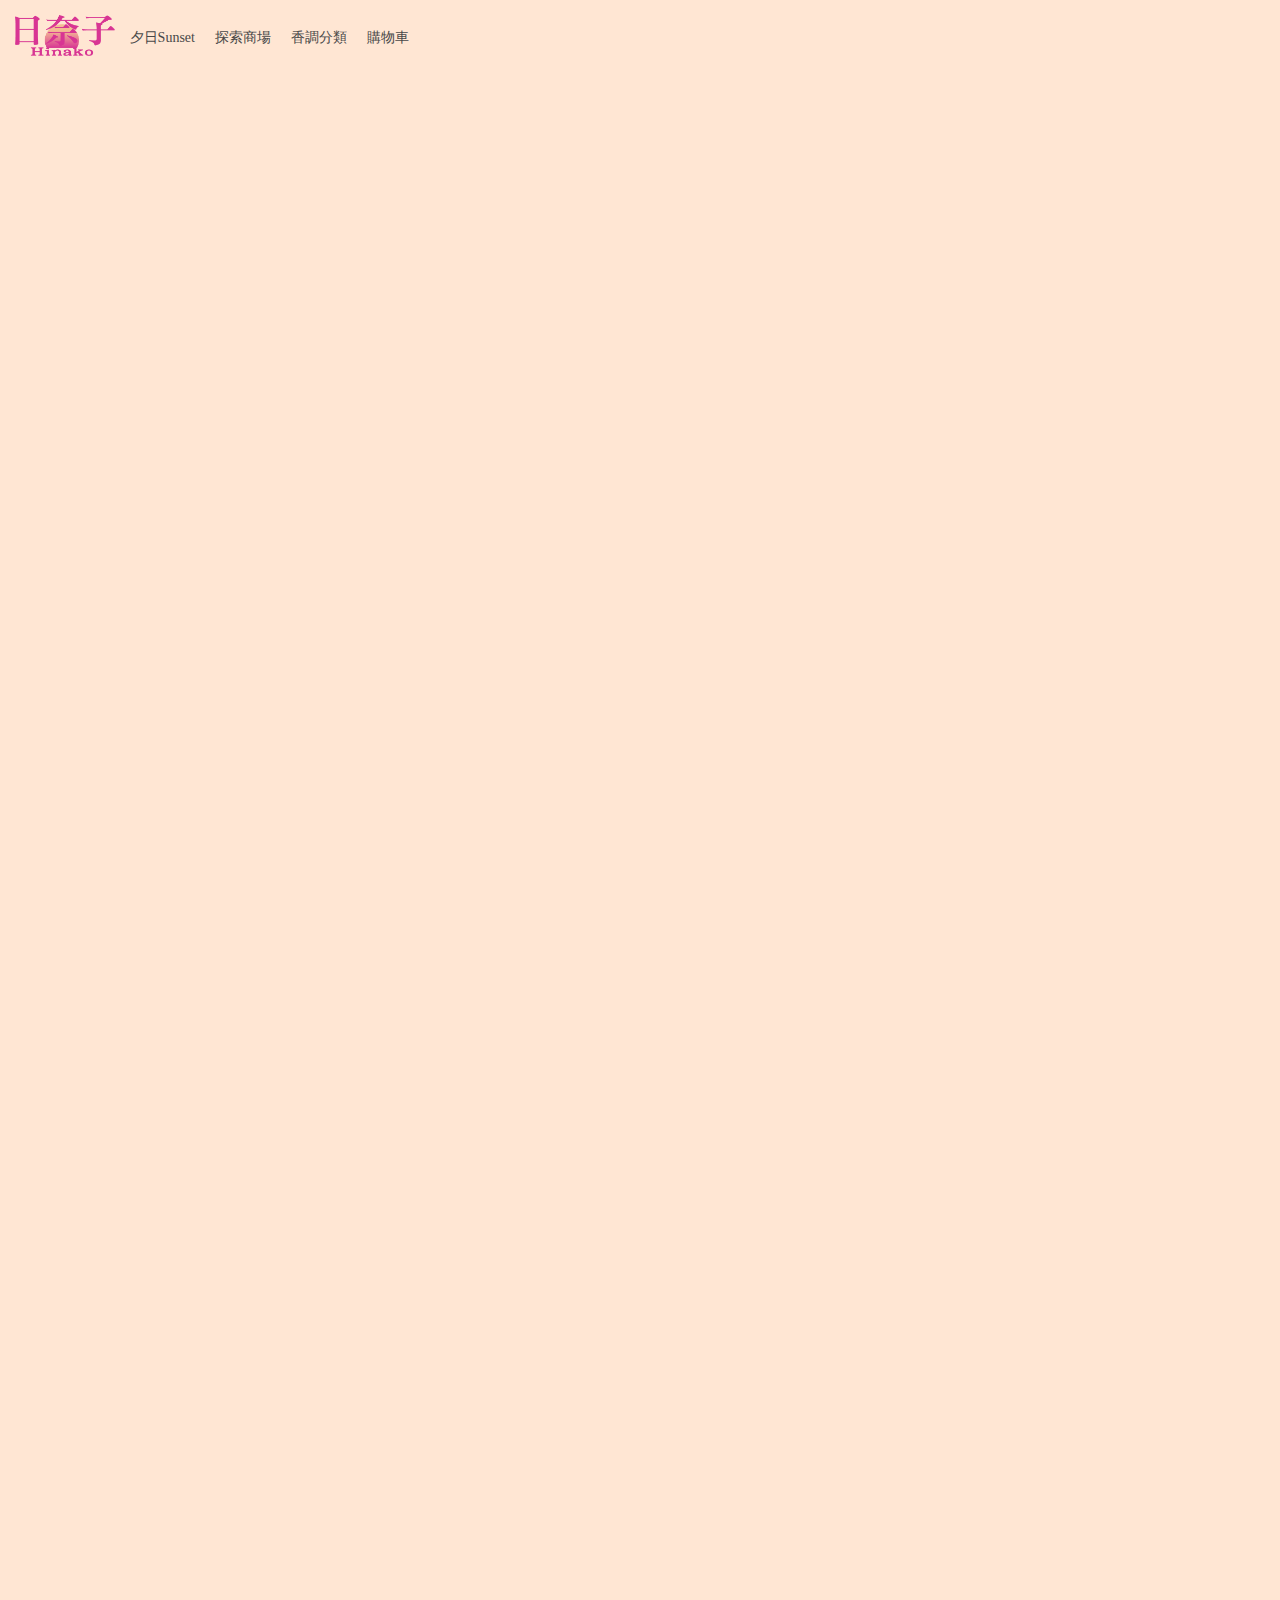
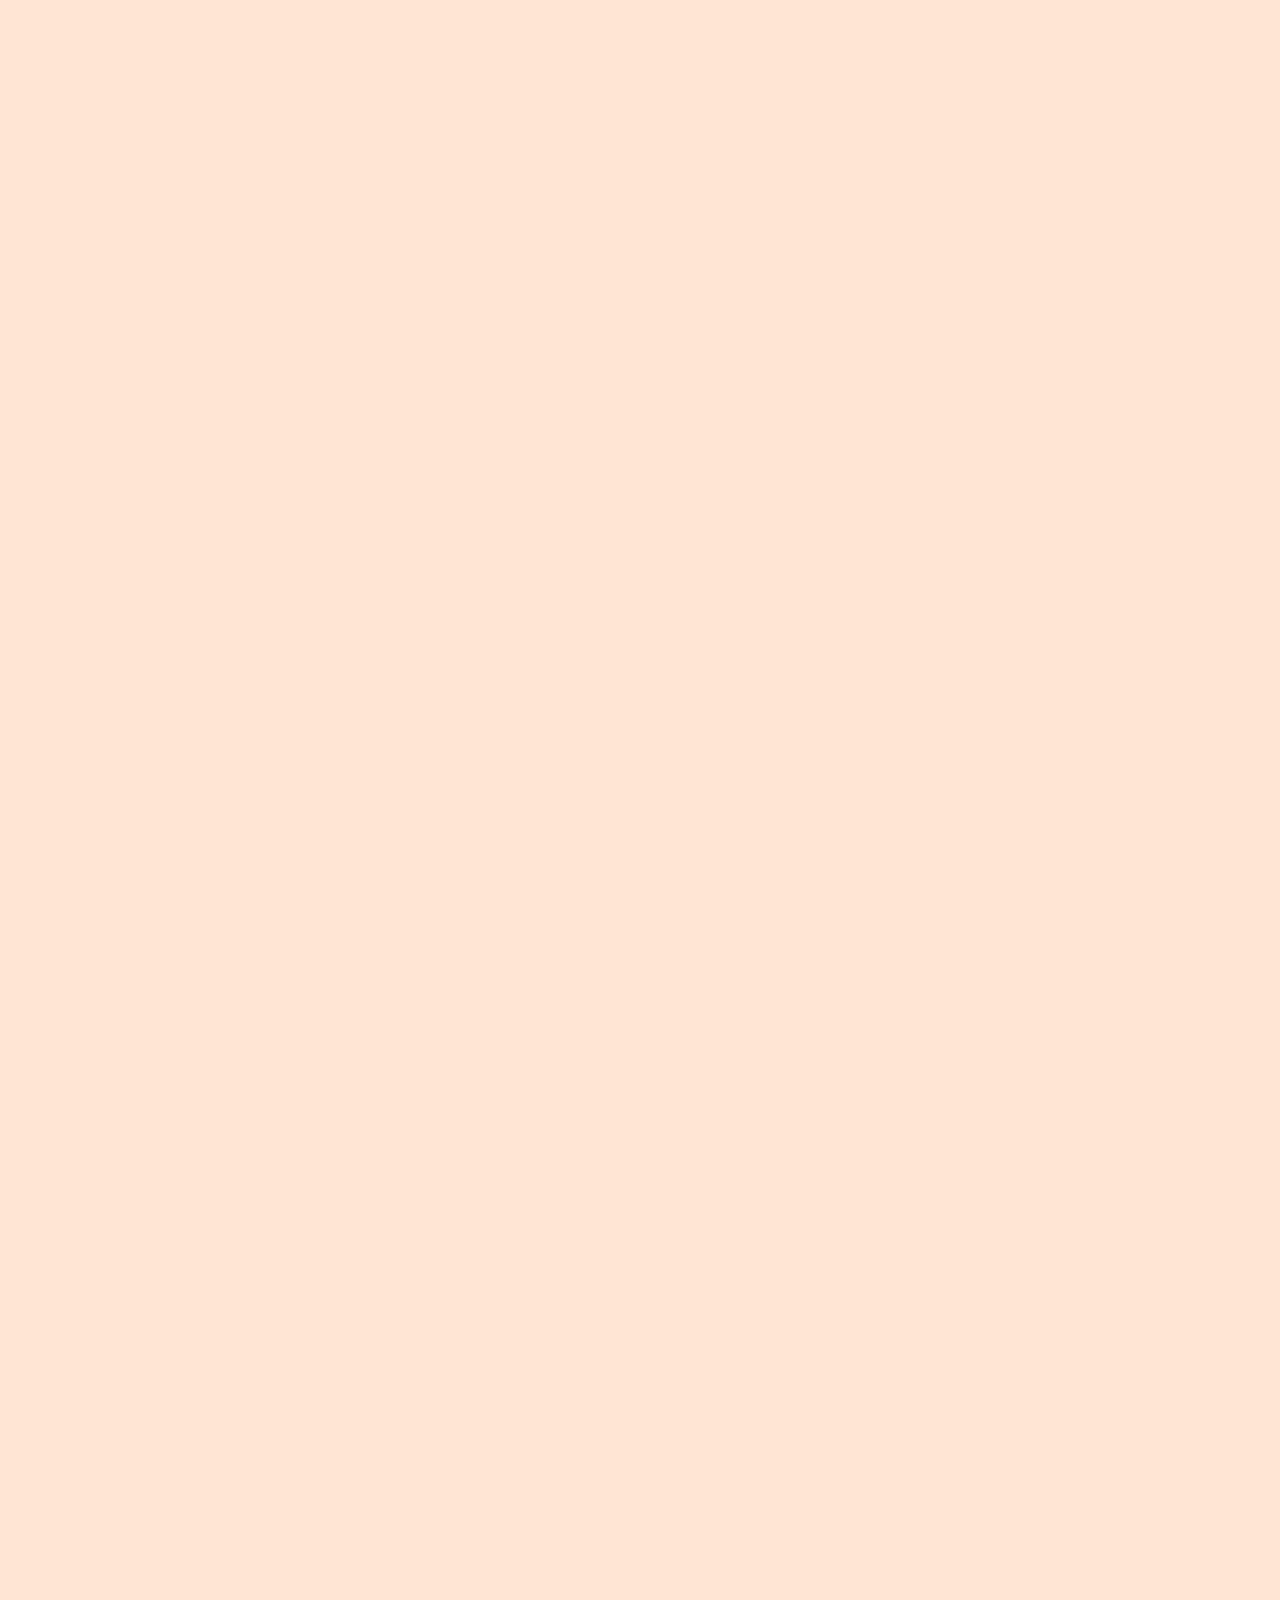
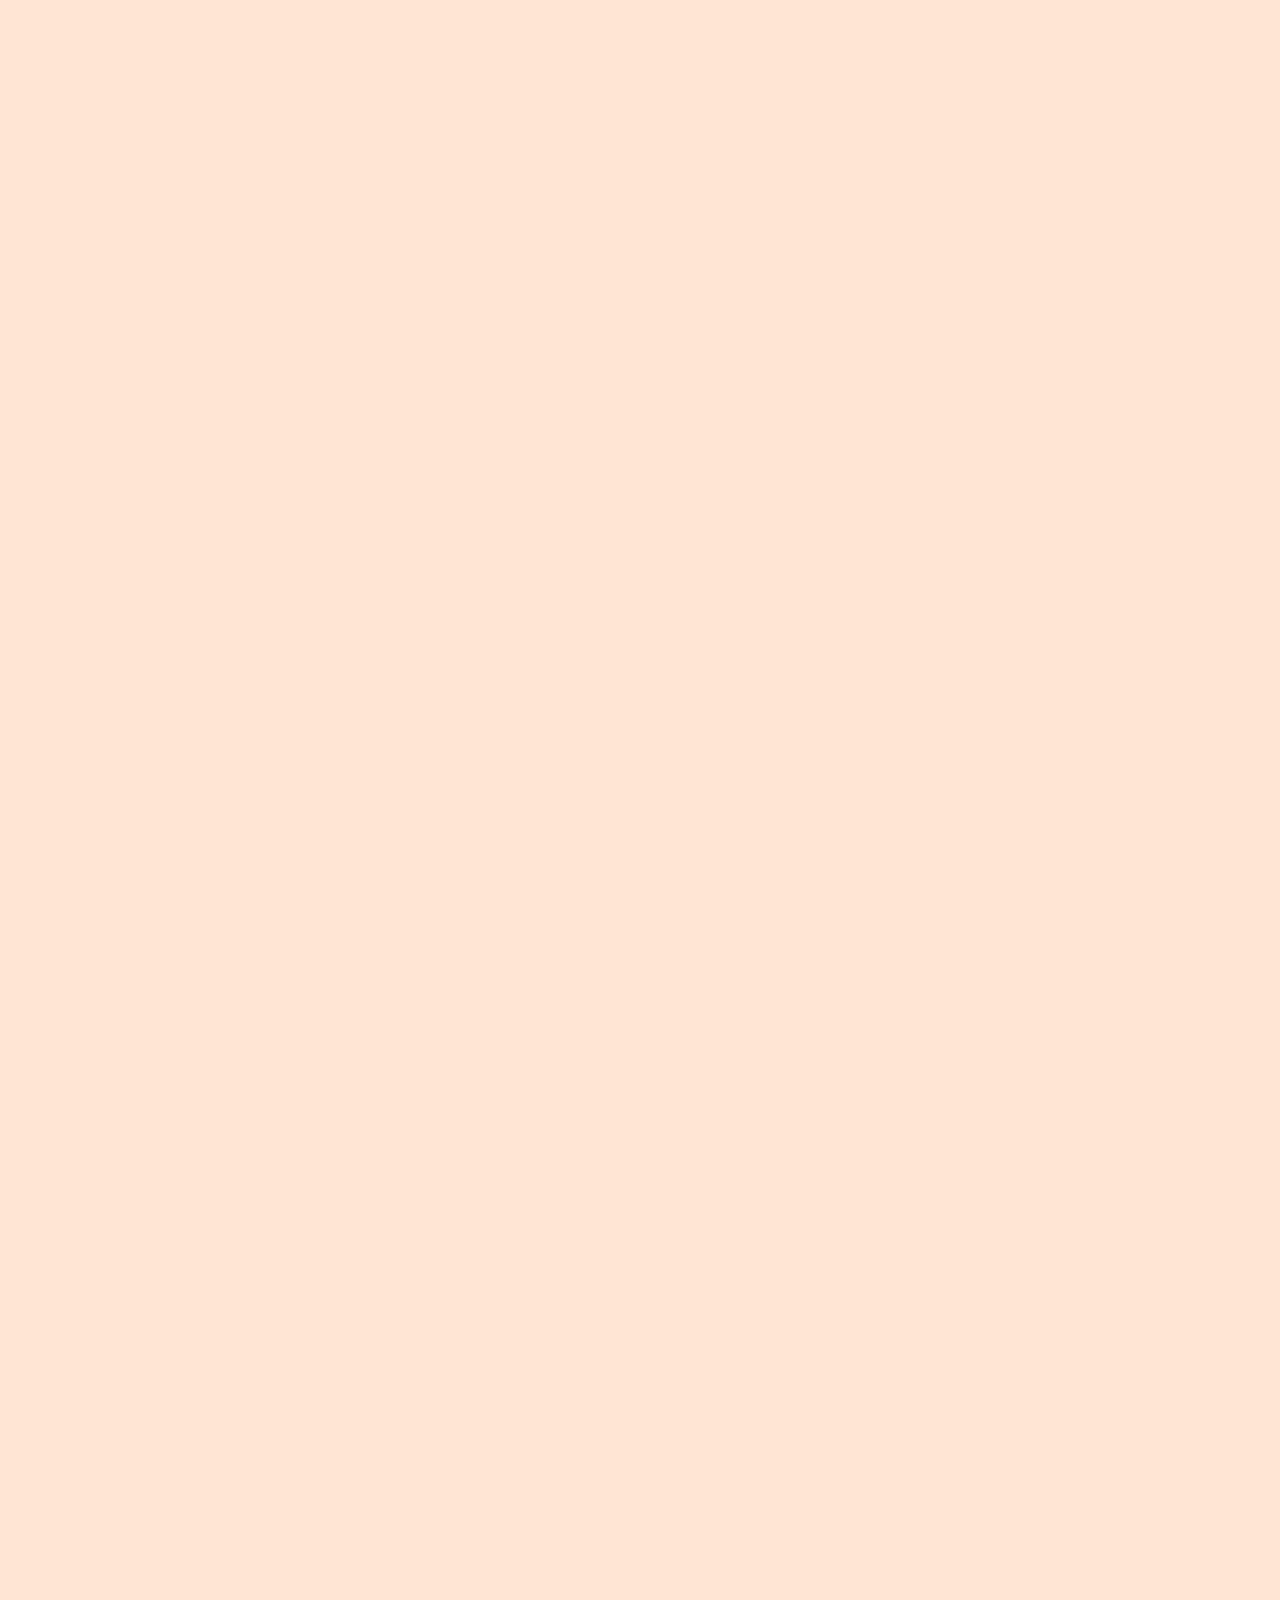
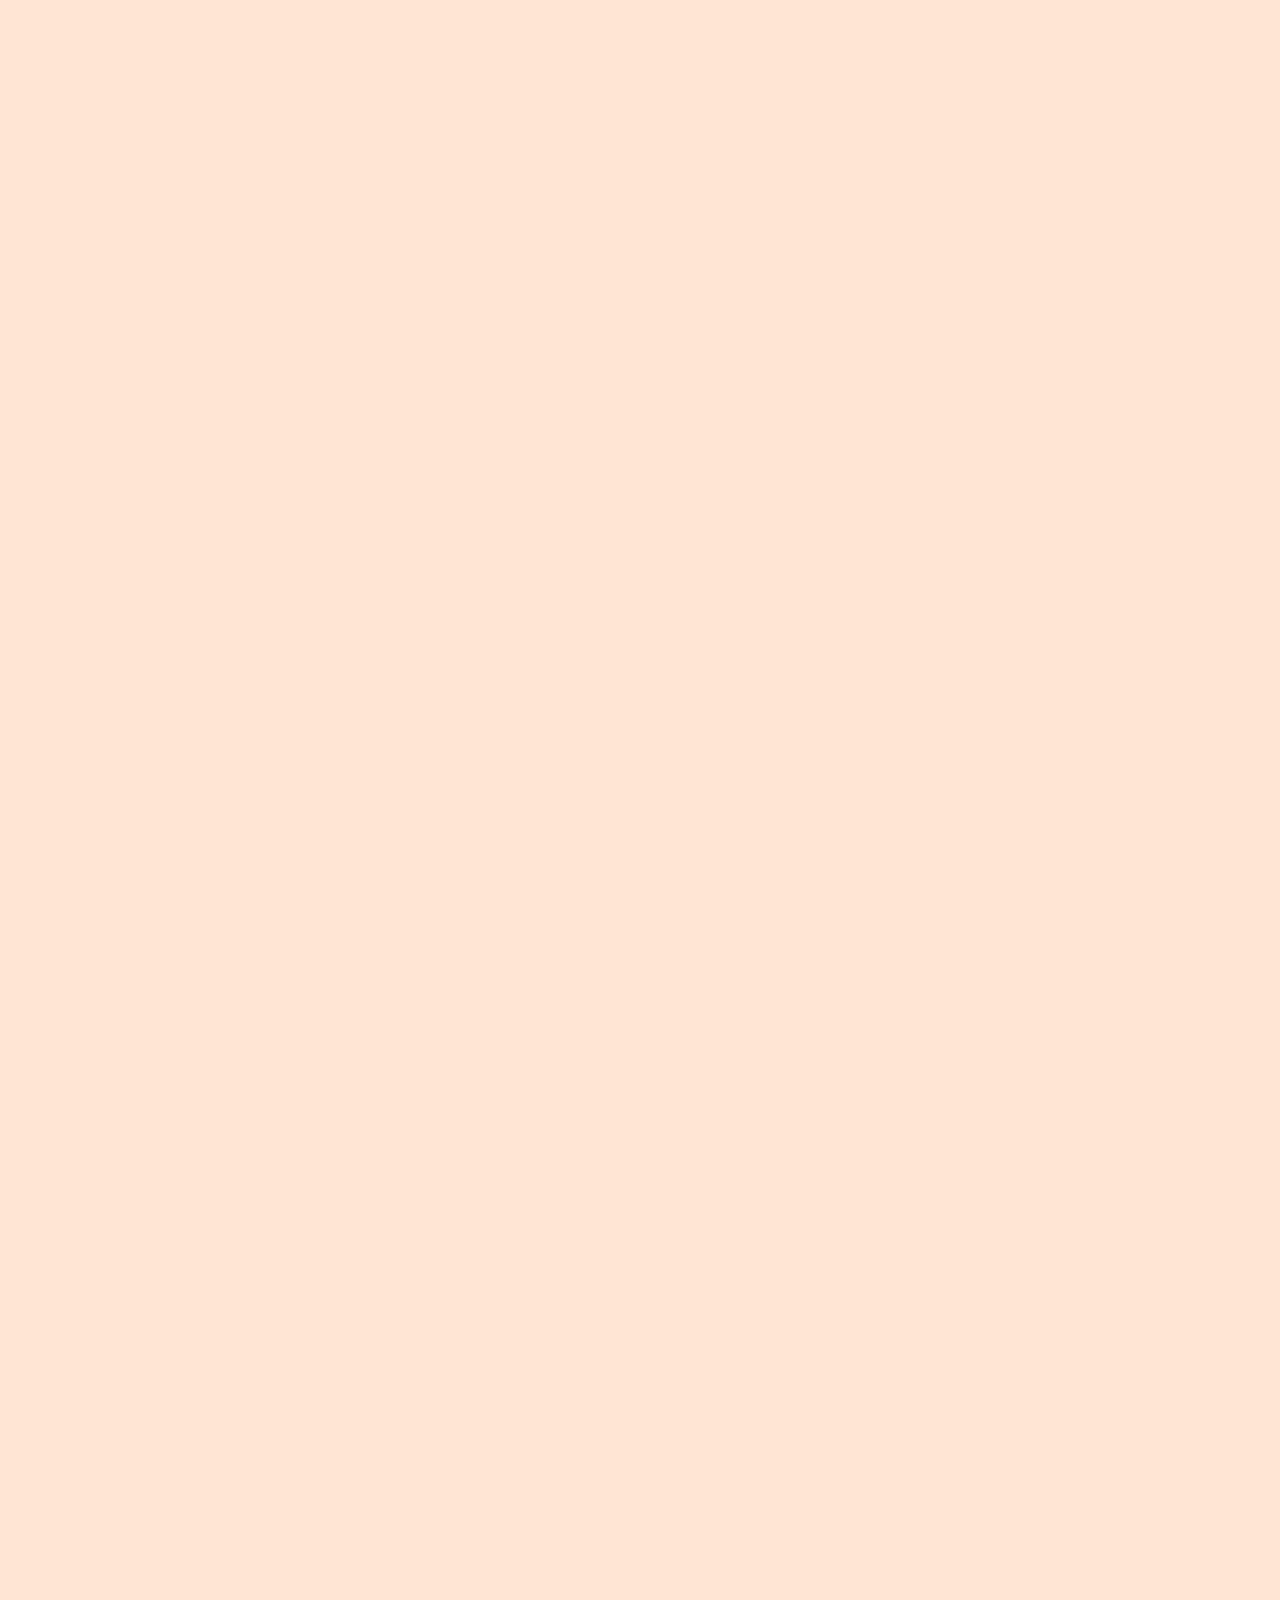
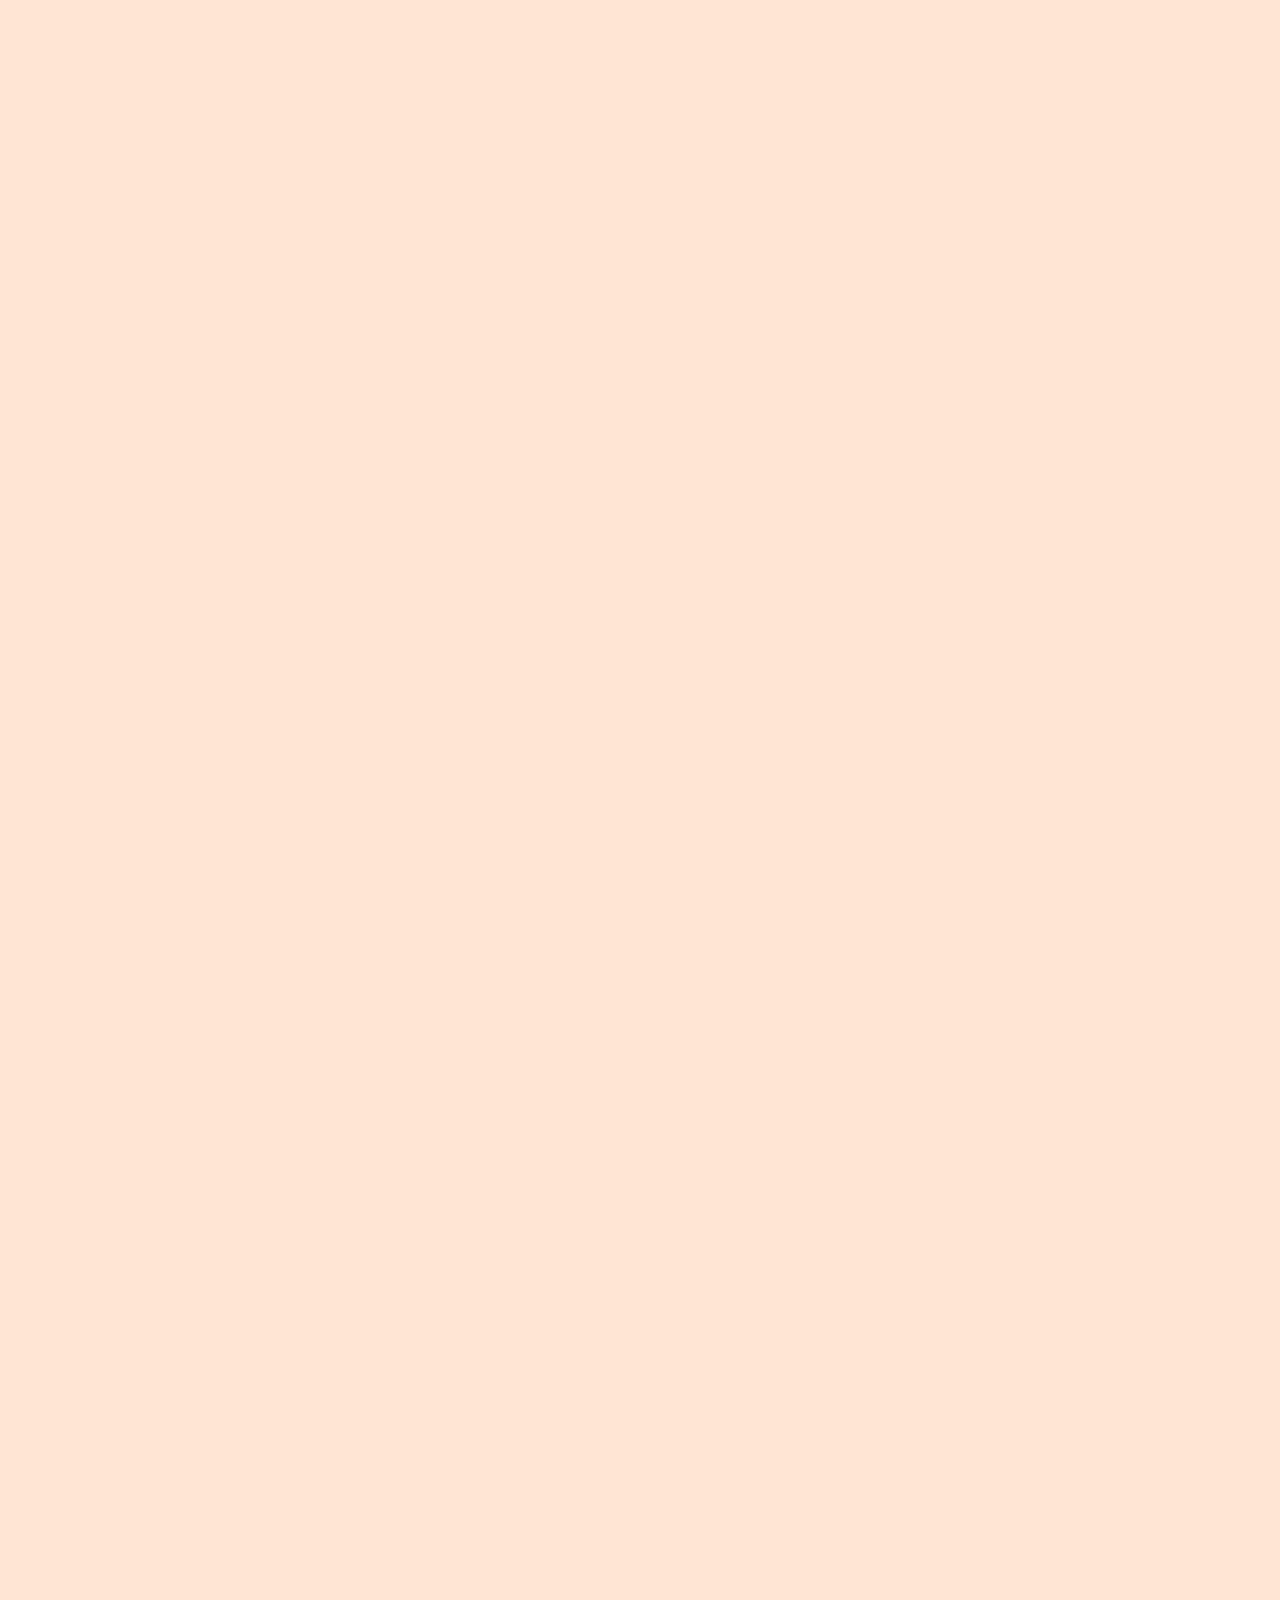
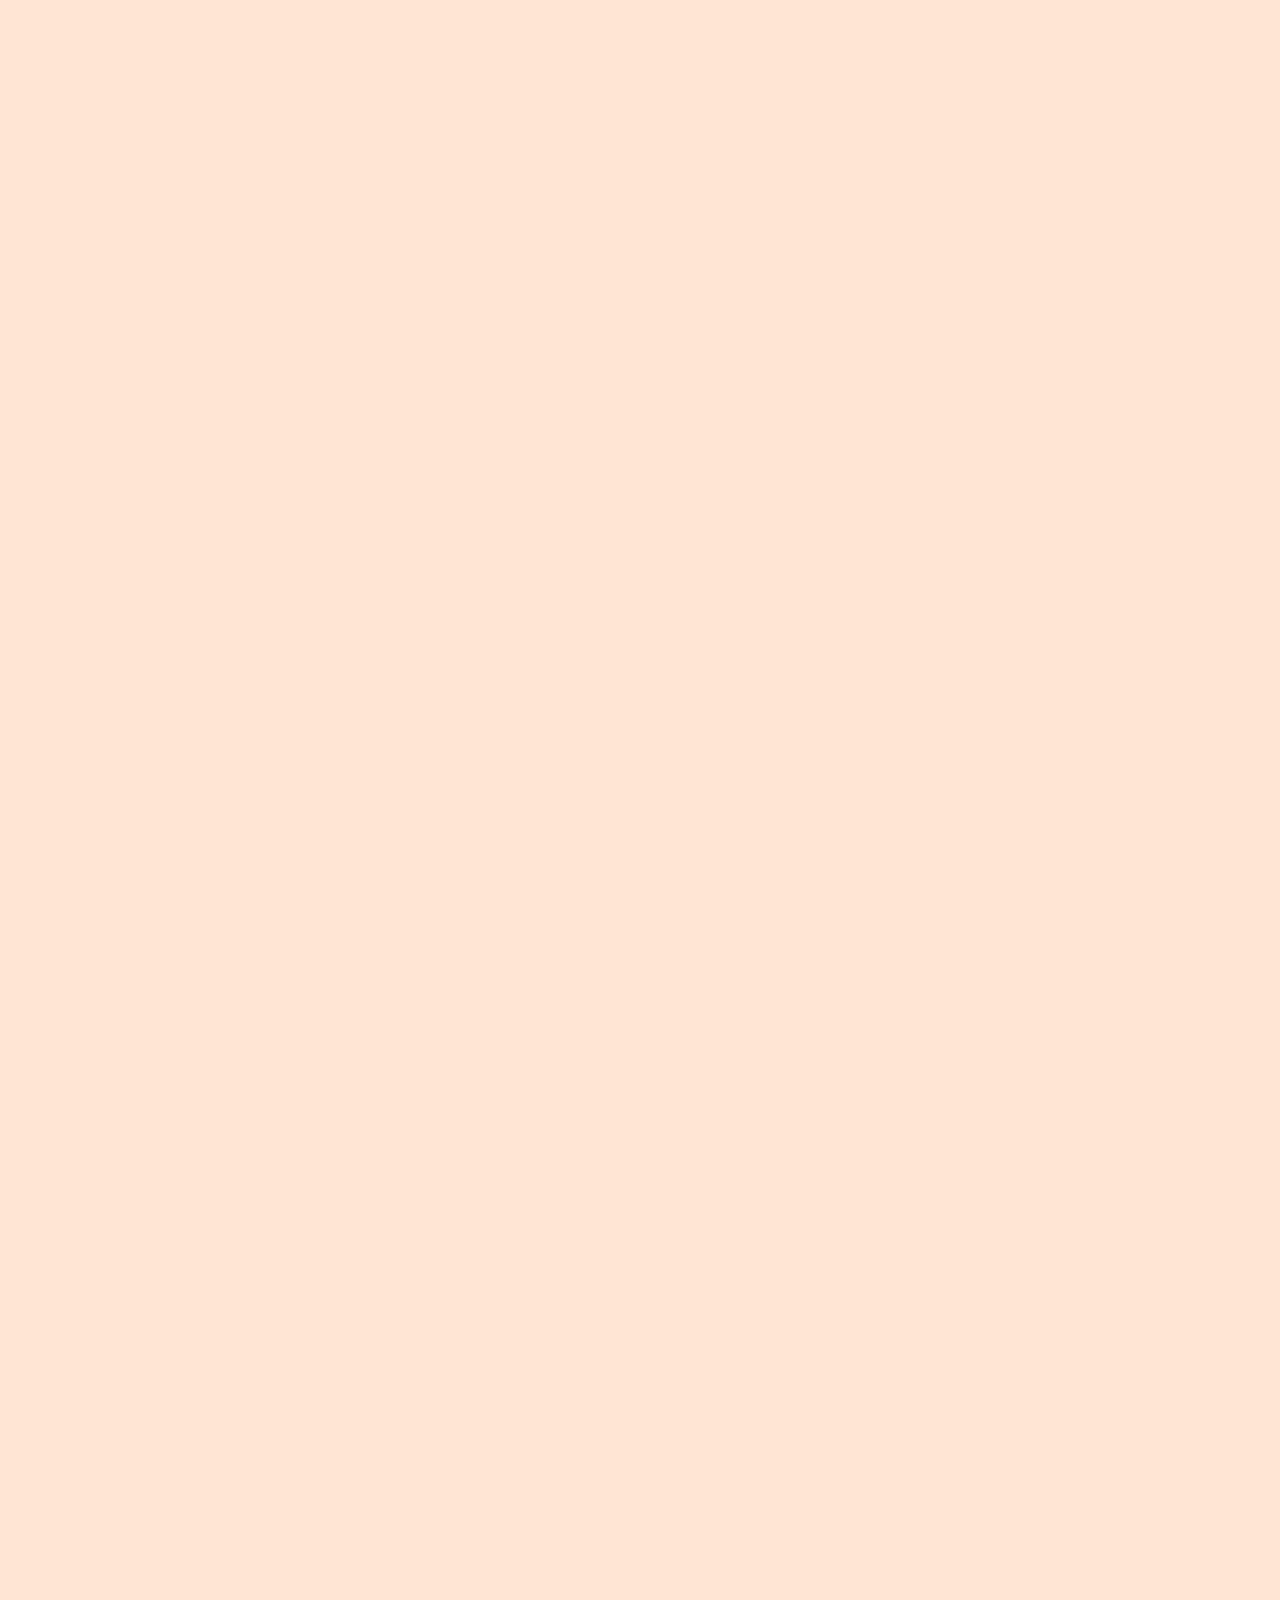
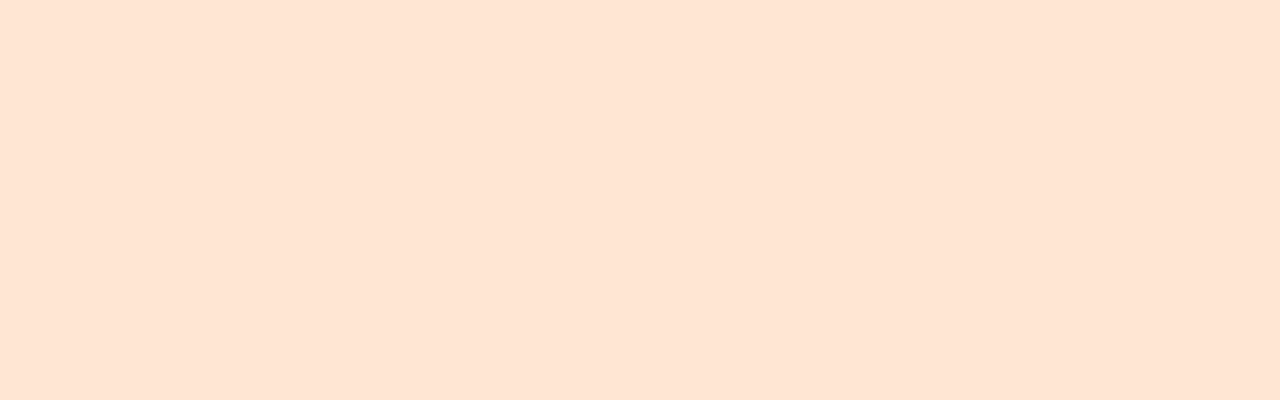
<file: navbar.html>
<!DOCTYPE html>
<html lang="en">
<head>
    <meta charset="UTF-8">
    <meta http-equiv="X-UA-Compatible" content="IE=edge">
    <meta name="viewport" content="width=device-width, initial-scale=1.0">
    <title>Navbar_Test</title>
    <link rel="stylesheet" href="./navbar_css.css">
    <style>
       .hidebar{
          height: 200px;
       }
        
    </style>
</head>
<body>
   <div class="navbar_warp ">
    <div class="navbar">
        <a class="navbar-brand" href="#INTRO">
            <img src="./網站素材/1x/logo.png" alt="">
        </a>
        
        <ul class="navbar-nav">
            <li class="nav_item">
                <a class="nav-link" href="">夕日Sunset</a>
            </li>
            <li class="nav_item">
                <a class="nav-link" href="">探索商場</a>
            </li>
            <li class="nav_item">
                <a class="nav-link" href="">香調分類</a>
            </li>
            <li class="nav_item">
                <a class="nav-link" href="">購物車</a>
            </li>   
        </ul>
      

        <button class="navbar-toggler" id="toggler">
            <img src="./網站素材/1x/Hamburger.png" alt="">
        </button>
    </div>
    <div class="collapse">
        <ul class="collapse-navbar">
            <li class="collapse_item">
                <a class="collapse-link" href="">夕日Sunset</a>
            </li>
            <li class="collapse_item">
                <a class="collapse-link" href="">探索商場</a>
            </li>
            <li class="collapse_item">
                <a class="collapse-link" href="">香調分類</a>
            </li>
            <li class="collapse_item">
                <a class="collapse-link" href="">購物車</a>
            </li>   
        </ul>
      </div>
    </div>

<script src="https://code.jquery.com/jquery-3.5.1.js"
    integrity="sha256-QWo7LDvxbWT2tbbQ97B53yJnYU3WhH/C8ycbRAkjPDc=" crossorigin="anonymous"></script>
<script>


    


    // navbarRWD功能
    $('.navbar-toggler').click(function(e){
        console.log('.navbar-toggler');
        
        $('.collapse').toggleClass('hidebar');
        

    })
</script>
    
</body>
</html>
</file>
<file: style01.css>
*{
    /* outline: 1px solid;  */
}
body,html{
    font-family: '華康新特明體','Crimson Text';
    margin: 0;
    padding: 0;
    background-color:  #FFE6D3;
}

.navbar-brand img{
    width: 100px;
}
.navbar{
    
    /* background-color: transparent; */
    transition: 0.5s;
}

.nav-item {
    padding: 0 px;
}

.nav-item a:hover{
    color: #D83593;
}

/* .collapse{
    background-color: #FCF3EC;
    border-radius: 10px;
    text-align: center;
    border: 2px solid #1682AA;
    
} */


#INTRO{
    overflow: hidden;
}
.title_wrap{
    margin: 0 auto;
}


.title_wrap h1{ 
    /* position: absolute; */
    color: #F2A66D;
    font-size: 40px;
    text-align: center;
    margin-top: 200px;
    transition: 0.8s;
}


.title_wrap h1:hover{
    color:#D83593;
}



.warp01{
    transition: 2s;
    display: flex;
    margin-top: 170px;
    width: 100%;
    opacity: 1;
    justify-content: space-between;
    
}

.moutain_left{ 
    transition: 5s;
    width: 500px; 
   
}

.moutain_left img{
    width: 100%;
}
.Sun01{
    position: relative;
    top: 25px;
    width: 500px;
    transition: 5s;
}
.Sun01 img{
    width: 100%;
}

.mountain_right{

    transition: 5s;
    width: 500px;
   
}
.mountain_right img{
    
    width: 100%;
}






.section_2{
    z-index: 3;
    background-size: cover;   
    background-image: url('./網站素材/1x/SECTION\ 2\ BG.png');
    overflow: hidden;
    height: 880px;
}


.head_wrap{
    transition: 2s;
    opacity: 0;
    margin-top: 50px;
    text-align: center;
    
}

.SUN_small{
    transition: 1s;
}
.head_wrap h2{
    color: #1D9DCC;
    position: relative;
    top:-80px;
}

.head_wrap h2{
   font-size: 40px;
    
    
}
.head_wrap a{
    font-size: 10px;
    color: #F4BD94;
    position: relative;
    bottom: 90px;
    text-decoration: none;
    transition: 0.8s;
    
    
}

.head_wrap a:hover{

    color: #D83593;;

}

.perfume_wrap{

    z-index: 5;
    position: relative;
     width: 400px;
     top: -50px;
     margin: 0 auto;

}

.perfume_wrap img{
    width: 100%;
}

.bottle{
    opacity: 0;
    position: relative;
    top:-440px;
    transition: 0.8s;
    
}

.Sun_perfume01{
    opacity: 0;
    transition: 0.8s;
    z-index: 0;
    position: relative;
    
}

.wave_warp{
    z-index: 4;
    position: relative;
    margin: 0 auto;
    width: 500px;
    top:-600px;
    
    
}
.wave_warp img{
    width: 100%;
}

.wav_small{
    position: relative;
    margin: 0 auto;
    width: 350px;
    top: -140px;
}
/* 
.wav_big img{
    transition: 1s;

}

.wav_small img{
    transition: 1s;

} */

.perfume_shadow_warp{
    margin: -800px auto;
    width: 400px;
}

.perfume_shadow_warp img{
    width: 100%;
}

.bottle_reflection{
    opacity: 0;
    z-index: 1;
}
.Sun_reflection{
    opacity: 0;
    transition: 0.8s; 
    z-index: 2;
    margin-top: -460px;
}


 
.section_3{
    overflow: hidden;
    height: 800px;
    background-size: cover;   
    background-image: url('./網站素材/1x/SECTION_3.png');
}


.More_warp{
    margin-top: 100px;
    width: 100%;
    justify-content: space-around;
    align-items: center;
    color: white;
    
}



.sun03{
    opacity: 0;
    transition: 0.2s;
    overflow: hidden;
    z-index: 6;
    width: 600px;
    height: 600px;
    border-radius: 100%;
    background-image: url("./網站素材/SVG/SUN_Landingpage_3.svg");
    background-repeat: no-repeat;
    background-size: cover;
}

.content_warp{
    opacity: 0;
    z-index: 6;
    transition: 1s;
}

.content_warp a{
    float: right;
    color: #F4BD94;
    text-decoration: none;
    transition: 0.8s;
}

.content_warp a:hover{
    color:#D83593;
    
}
.perfume_shadow{
    width: 200px;
    margin-top: 100px; 
    margin-left: 200px; 
    
    transition: 2s;
    animation: float 10s infinite
}


@keyframes float{

    0%{
        transform: rotate(20deg);
    }

    50%{
        transform: rotate(55deg);
    }

    100%{
        transform: rotate(20deg);

    }

}

.hand{
   
     
    width: 350px; 
    margin-top: 30px;
    margin-left: 320px; 
    transition: 2s;
}



@keyframes wavv{
    0%{
        transform: translateX(0px);
    }

    50%{
        transform: translateX(-1000px);
        
    }

    100%{
        transform: translateX(0px);
    }
}
.wave img{
    float: left;
    position: relative;
    bottom: 600px;
    width: 6140px;
    height: 700px;

    animation: wavv 50s infinite;
}


.section_4{
    overflow: hidden;
}


.sun04{
    /* position: relative; */
    transform: translateY(-80px);
    /* opacity: 0; */
    transition: 2s;
    margin-top: 20px;
    margin-left: 1200px; 
    width: 200px;
    height: 200px;
  
    
}

.categeory_warp{
    transition: 2s;
    width: 800px;

}

.box{
    transition: 0.2s;
    opacity: 0.9;;
    padding: 50px;
    height: 200px;
    background-color: #012E3E;
    border:  #F4BD94 solid 5px;
    border-radius: 10px;
   text-align: center;
} 

.box:hover{
    opacity: 2;

}

.box a{
    opacity: 0.9;
    color: white;
    text-decoration: none;

}
.box img{
    opacity: 1;
    position: relative;
    top: -15px;
}




.wrap_04{
    margin-top: -150px;
}

.mountain_bottom{
    width: 100%;
}


.footer{
    height: 80px;
    background-color: #012E3E;
}

.footer p{
    
    font-size: 10px;
    color:white;
    text-align: center;
}

@media screen and (min-width:375px) and (max-width:768px){

    .sun03{
        opacity: 0;
        transition: 0.2s;
        overflow: hidden;
        z-index: 6;
        width: 300px;
        height:300px;
        border-radius: 100%;
        background-image: url("./網站素材/SVG/SUN_Landingpage_3.svg");
        background-repeat: no-repeat;
        background-size: cover;
    }

    .section_3{
        overflow: hidden;
        height:800px;
        background-size: cover;   
        background-image: url('./網站素材/1x/SECTION_3.png');
    }
    
    .More_warp{
        flex-direction: column;
    }
    .perfume_shadow{
        width: 90px;
        margin-top: 50px; 
        margin-left: 100px; 
        
        transition: 2s;
        animation: float 10s infinite
    }

    .hand{
        transform: translateX(100px);
         
        width: 200px; 
        margin-top: 0px;
        margin-left: 200px; 
        transition: 2s;
    }
    
    .wave img{
        float: left;
        position: relative;
        bottom: 300px;
        width: 6140px;
        height: 700px;
    
        animation: wavv 50s infinite;
    }
    
    
    .content_warp{
        margin-top:80px;
    }

    .box img{
        width: 70px;
    }
    


}

@media screen and (max-width:375px) {



  .navbar{
     max-width: 375px;
  }

  .section_1{
      overflow: hidden;
  }

  
  .title_wrap h1{
    font-size: 30px;
      
  }


  .warp01{
    margin-top: 290px;
    
}

  .moutain_left{ 
     z-index: 2;
     position: absolute;
      transition: 5s;
   
   }

    .moutain_left img{
        width: 180px;
    }
    .Sun01{
       margin-left: 40px;
       z-index: 0;
       transition: 5s;
       
    }
    .Sun01 img{
        position: absolute;
        width: 300px;

        
        bottom: 50px;
        
        
    }

    .mountain_right{
        z-index: 2;
        transition: 5s;
      
    
    }
    .mountain_right img{
        
        width: 180px;
    }
    
    .section_2{
       height: 800px;

    }

    .wave_warp{
        z-index: 4;
        position: relative;
        margin: 0 auto;
        width: 500px;
        top:-600px;
        right: 60px;
        
    }

    .section_3{
        overflow: hidden;
        height: 800px;
        background-size: cover;   
        background-image: url('./網站素材/1x/SECTION_3.png');
    }

    .sun03{
        opacity: 0;
        transition: 0.2s;
        overflow: hidden;
        z-index: 6;
        width: 300px;
        height: 300px;
        border-radius: 100%;
        background-image: url("./網站素材/SVG/SUN_Landingpage_3.svg");
        background-repeat: no-repeat;
        background-size: cover;
        
    }
    
    .perfume_shadow{
        width: 90px;
        margin-top: 50px; 
        margin-left: 100px; 
        
        transition: 2s;
        animation: float 10s infinite
    }

    .hand{
    
         
        width: 200px; 
        margin-top: 0px;
        margin-left: 200px;
        transition: 2s;
    }
    
    .More_warp{
        margin-top: 100px;
        width: 100%;
        justify-content: space-around;
        align-items: center;
        color: white;
        flex-direction: column;
        
    }

    .content_warp{
        opacity: 0;
        z-index: 6;
        transition: 1s;
        margin-top: 50px;
        width: 300px;
    }

    .wave img{
        float: left;
        position: relative;
        bottom: 500px;
        width: 6140px;
        height: 700px;
    
        animation: wavv 50s infinite;
    }

    .categeory_warp{
      position: relative;
      top: 50px;
      width: 300px;
    }

    .wrap_04{
        margin-top: 100px;
    }

   .box a{
    opacity: 0.9;
    color: white;
    text-decoration: none;

}
   .box img{
    
    opacity: 0.9;
    position: relative;
    width: 50px;
    margin-top: 10px;
    /* top: -15px; */
    }
}
</file>
<file: style02.css>
*{
     /* outline: 1px solid; */
} 
body,html{
    font-family: '華康新特明體','Crimson Text';;

    margin: 0;
    padding: 0;
    
}

.navbar-brand img{
    width: 100px;
}
.navbar{
    background-color: transparent;
}


.nav-item a{
    transition: 0.5s;
    color: white;
    padding: 0 10px;
    text-decoration: none;
}

.nav-item a:hover{
    color: #D83593;
}

body{
    background-image: url("./網站素材/1x/Sun_homepage_5.png");
    background-position: center;
    background-repeat: no-repeat;
    background-position: top;
}

.carousel{
    max-width: 1200px;
    height: 400px;
    overflow:hidden;
    position: relative;

    margin: 100px auto auto auto ;
   
  }

.img-wrap{
    height: 400px;
    width: 3600px;
    position: absolute;
    transition: 0.6s;
    left: 0;
  }

.img-wrap img{
    width: 100%;
    height: 100%;
    object-fit: cover;
  }
  
.slider-dots{
    position: absolute;
    list-style-type: none;
    display: flex;
    bottom: 0;
    justify-content: center;
    /* 為了讓整體物件能夠對應外層，設100% */
    width: 100%;

  }

.slider-dots li{
    width: 10px;    
    height: 10px;
    margin: 0 4px; 
    
    border-radius: 100%;
  }


.ITEMS{
    margin-top: 30px;
}
.category_warp{
    margin-top: 50px;
    display: flex;
    justify-content: center;
}

.category_item{
    border-bottom: solid #F4BD94;
    color: white;
    text-align: center;
    
    
    
}

.category_item h5{
    padding: 10px;
    font-size: 20px;
    position: relative;
    margin-top: 5px;
    /* border-bottom: solid white 4px;  */
    top: 10px;
    transition: 0.2s;

}

.category_item h5:hover{
    color:#F4BD94;
    border-bottom: solid white 4px
}




.item_wrap{
    transition: 1s;
    margin-top: 30px;
    opacity: 0.9;
}

.item{
    height: 450px;
    margin-top: 20px;
    color:#5C5757;
    transition: 1s;

    
    
}

.item:hover{
    
    box-shadow: 3px 8px 8px 0px #BDC9CE;

}

.item_pic{
    width: 100%;
    
    background-color: white;
    
}

.item_pic img{
    width: 100%;
}

.item h3{
    font-family: '華康新特明體';
    font-weight: normal;
    color:#1682AA;
    font-size: 20px;

}
.item h3 a {
    text-decoration: none;

    color:#1682AA;
}

.item p {
  font-family: '微軟正黑體';
} 
.item p span{
    position: absolute;
    bottom: 0;
    right: 15px;
    font-size: 20px;
    color: #1D9DCC;
}

.bottom {
    width: 100%;
}
.bottom img{
    width: 100%;
}

.footer{
    height: 80px;
    background-color: #012E3E;
}

.footer p{
    
    font-size: 10px;
    color:white;
    text-align: center;
}

@media screen and (max-width:375px) {



    .item_pic{
       margin: 0 auto;
       width: 310px;

        
    }

    .item_pic img{
        width: 100%;
    }

  
   .category_item h5{
       font-size: 14px;
   }


}
</file>
<file: style03.css>
*{
    /* outline: 1px solid; */
} 
body,html{

   font-family: '微軟正黑體'; 
   margin: 0;
   padding: 0;

   
   
   
}


.navbar-brand img{
   width: 100px;
}
.navbar{
   font-family: '華康新特明體','Crimson Text';
   margin: 0;
   background-color: transparent;
}

.nav-item a{
   color: white;
   padding: 0 10px;
   text-decoration: none;
   transition: 0.8s;
}

.nav-item a:hover{
    color: #D83593;
}




.Sun_Left{
    position: absolute;
    left: 0;
    top: 0;
    z-index: 0;
    animation: sunLeft 0.5s linear;
    transform: translateX(-100px);
   

  
}


@keyframes sunLeft {
    0%{
        opacity: 0.8;
        transform: translateX(-150px);
  
    }


    100%{
        opacity: 1;
        transform: translateX(-100px);
    }
}
.Sun_Left img{
    width: 100%;
}

.ITEM_1234{
    
    justify-content: space-around;
    align-items: center;
    padding-top: 150px; 

} 



.pic_warp{
    z-index: 6;
    
   
  
}


.item1234_pic{
    width: 400px;  
    height: 400px;
    transition: 2s;
 
}

.item1234_pic img{
    width: 100%;
}

.warp_small{
    margin-top: 60px;
    /* margin-left: 0px; */
    justify-content: space-around;
}

.item1234_pic_small{ 
    
    width: 100px;
    height: 100px;
    background-color:#FFE6D3;
    border-radius: 100%;
    overflow: hidden;
   
}

.item_red img{
    width: 100%;
 
}

.item_blue img{
    width: 100%;
 

}
.item_green img{
    width: 100%;


} 

.content_warp{
    z-index: 6;
    margin-top: 50px;
    margin-left: 50px;
    
}

#item_name{
    font-family: '華康新特明體';
    color:#1682AA;
}
#content{
    font-weight: lighter;
    font-size: 15px;
    margin-top: 20px;
    width: 380px;
}

.tag_warp {
    margin-top: 10px;
   
}
.tag{
    margin: 0px 10px 0 0px;
    border-radius: 10px;
    
    width: 120px;
    height: 30px;
    
}

.tag p{
    margin-top: 3px;
    color:white;
    text-align: center;
}

.tag_1{
    background-color:#1D9DCC;
}
.tag_2{
    background-color:#F4BD94;
}
.tag_3{
    background-color:#e98ec1;
}

.middle_wrap{
    margin-top: 80px;
    justify-content: space-between;
}

.price_wrap{
    color: #1682AA;
}
#price{
    font-size: 40px;
}

.box{
    
    width: 50px;
    height: 50px;
    
    border-radius: 100%;
    margin: 18px 5px 0 5px;
}

.FB{
    background-image: url(./網站素材/flipCoff.png);
    background-size: cover;
}

.IG{
    background-image: url(./網站素材/Instagram-logo.png);
    background-size:cover;
}
.LINE{
    background-image: url(./網站素材/flipDoff.png);
    background-size: cover;
}


.btn{
    border-radius: 10px;
    margin: 60px 0px 0px 20px;
    width: 150px;
    height: 50px;
    float: right;
}

.pay_btn_wrap{
    margin-top: 40px;
}
.add_cart{
    background-color: #BDC9CE;
    transition: 0.8s;
}

.add_cart:hover{
    background-color: #D83593;
}

.add_cart p {
    margin-top: 6px;
    text-align: center;
}
.add_cart a{
    text-decoration: none;
    color:white;
}

.buy_btn{
    
    background-color:#BDC9CE;
}

.buy_btn p {
    margin-top: 6px;
    text-align: center;
}

.buy_btn:hover{
    background-color: #D83593;
}

.buy_btn  a{
    text-decoration: none;
    color:white;
    
}



    

@media screen and (max-width:375px) {
      

    .navbar{
      max-width: 375px;
    
    }

    .Sun_Left{
     transform: rotate(90deg);
     width: 330px;
     animation: none;
    


     
    }
    .Sun_Left img{
      width: 100%;
     

    }


    .pic_warp{
        /* margin-top: 100px; */
    }
  
     .ITEM_1234{
    
        max-width: 375px;
        flex-direction: column;
     }
    
    
     .warp_small{
   
         margin: 30px auto;

     }
     .content_warp{
         margin: 0 auto;
     }
     .content_warp h1{

        width: 300px;

     }

     .tag_warp{
       margin: 0 auto;
       width: 300px;

     }



     #content{
        margin: 20px auto;
        width: 300px;

         
     }
     .middle_wrap{
         margin: 0 auto;
         width: 300px;
         flex-direction: column;
     }
     .pay_btn_wrap{
        /* margin-top: 20px; */
        margin-left: 100px;
        width: 200px;
     }

     .buy_btn{
        background-color: #D83593;
      }
     .add_cart{
         position: relative;
         bottom: 50px;
     }
     
 }

 @media screen and (min-width:375px) and (max-width:768px){ 

    .Sun_Left img{
        
      width: 100%;
     
    }

    .ITEM_1234{
        /* margin-left: 400px; */
        margin-top: -70px;
        justify-content: center;
        flex-direction: column;
        
   
     }

     .middle_wrap{
         margin-top: 10px;
     }

     .pay_btn_wrap{
         margin-top: -35px;
     }

    
}
</file>
<file: style04.css>
*{
   /* outline: solid 1px; */
} 

body,html{
   
   font-family: '微軟正黑體'; 
   margin: 0;
   padding: 0;
   
   
}


.navbar-brand img{
    width: 100px;
 }
 .navbar{
    font-family: '華康新特明體','Crimson Text';
    margin: 0;
    background-color: transparent;
 }
 
 .nav-item a{
    
    padding: 0 10px;
 }

 .nav-item a:hover{
     
    color: #D83593;
}
 
.FINAL{
    /* background-image: url("./網站素材/1x/Sun\ right.png");
    height: 800px;
    background-repeat: no-repeat;
    background-position:right; */

    justify-content: space-around;
    align-items: center;
    padding-top: 195px; 
    /* overflow: hidden; */
}

.Sun_right{

    z-index: 0;
    position: absolute;
    right: 0;
    top: 0;
    transform: translateX(100px);
    animation: sunRight 0.5s linear;
}

.Sun_right img{
    width: 100%;
}


@keyframes sunRight {
    0%{
        opacity: 0.8;
        transform: translateX(150px);
  
    }


    100%{
        opacity: 1;
        transform: translateX(100px);
    }
}
 .pay_check_warp{
     z-index: 6;
    color:#158AB4;
    /* position: relative; */
    width: 350px;
    /* height: 420px; */
    top: 180px;
    left: 150px;
 }

 .pay_check_warp h1{
     color: #012E3E;
     font-family: '華康新特明體';
 }

 .pay_check_warp h5{
    color:#158AB4;
    font-size: 16px;
    font-weight: normal;
    border-radius: 10px;
 }

 #payment_method{
     margin-top: 20px;
    color:#158AB4;
    border: solid 1px #158AB4;
    width: 350px;
    height: 30px;
    border-radius: 3px;
 }

 .card_holder{
     margin-top: 20px;
 }

 .card_holder input{
    color:#158AB4;
    width: 200px;
    height: 25px;
    border-radius: 3px;
    border: solid 1px #158AB4;
 }


 .creditcard_number{
     margin-top: 20px;
 }
 .creditcard_number input{
    border: solid 1px #158AB4;
    color:#158AB4;
    width: 50px;
    height: 25px;
    border-radius: 3px;

 }

 .cvv{
     float: right;
 }

.expire{
    margin-top: 20px;
}
 #number_year{
    border: solid 1px #158AB4;
    color:#158AB4;
    width: 50px;
    height: 25px;
    border-radius: 3px;
    
 }

 #number_mounth{
    border: solid 1px #158AB4;
    color:#158AB4;
    width: 50px;
    height: 25px;
    border-radius: 3px;
    margin-left: 10px;
 }


 .bottom_btn_warp{
     margin-top: 60px;
 }



.btn{
    float: right;
    margin-left: 15px;
    width: 100px;
    height: 45px;
    border-radius: 10px;
}

.auto_btn{
    background-color: #BDC9CE;
    transition: 0.8s;
}

.auto_btn:hover{
    background-color:#D83593;
}

.auto_btn p {
    margin-top: 4px;
    text-align: center;
}

.auto_btn  a{
    text-decoration: none;
    color:white;
    
}

.buy_btn{
    background-color:#BDC9CE;
    transition: 0.8s;
}

.buy_btn:hover{
    background-color:#D83593;
}

.buy_btn p {
    margin-top: 4px;
    text-align: center;
}

.buy_btn  a{
    text-decoration: none;
    color:white;
    
}
.backward a{  
    position: relative;
    text-decoration: none;
    top: 10px;
    color:#F4BD94;
    font-size: 14px;
 }



 .cart_warp{
   
    z-index: 6;
  
    margin-left: 200px;
   
 }

 .cart_warp h1{
    font-family: '華康新特明體';
    color:#FFE6D3 ;
    text-align: right;
 }

 .cart_list{
     margin-top: 25px;
     width: 400px;
     height: 300px;
     border-radius: 10px;
     border:solid #FFE6D3 1px;
 }


 .item{
     justify-content: space-between;
     align-items: center;
     height: 150px;
     opacity: 0.6;
 }

 .item01{
    border-bottom: solid #FFE6D3 1px;
 }



 .item input{
     margin-left: 10px;
 }


 .item_pic{
    width: 100px;
    height: 100px;
    background-image: url("./網站素材/1x/Perfume.png");
    background-size: cover;
    background-repeat: no-repeat;

 }

 .item_intro{
     margin-top: 20px;
 }
 .item_intro h5 ,p{
     color: white;

 }
 .item form{
     margin-right: 5px;
 }
 .qty {
    width: 30px;
    height: 30px;
    text-align: center;
    border: 0;
   
  }
  
  
  input.qtyplus {
    color:#FFE6D3;
    width: 30px;
    height: 30px;
    border: 0;
    background: #1682AA;
  }
  
  input.qtyminus {
    color:#FFE6D3;
    width: 30px;
    height: 30px;
    border: 0;
    background: #1682AA;
  }

  #tottal_money{
      
      margin-top: 10px;
      /* border-bottom: solid white 1px ; */
  }


  @media screen and (min-width:375px) and (max-width:768px){ 

    .navbar{
        max-width: 760px;
    }


    .FINAL{
        flex-direction: column-reverse;
        justify-content: space-around;
    }
   

    .Sun_right{
        transform: translateX(100px);
        margin-right: 50px;
        width: 800px;

  
    }
    .Sun_Left img{
      width: 100%;

    }

    .cart_warp{
        margin-top: -80px;
        margin-left: 0;
    }

    .pay_check_warp{
        margin-top: 30px;

    }
    .bottom_btn_warp{
        margin-top: 20px;

    }
}

  @media screen and (max-width:375px){

      .navbar{
          max-width: 375px;
      }

       .Sun_right{
         position: absolute;
         transform: rotate(270deg);
         max-width: 320px;
         left: 0;

          animation: none;
        
       }

       .Sun_right img{
           width: 100%;
       }
       .FINAL {
     
           flex-direction: column-reverse;
       }
      
       .cart_warp{
           margin-top: -80px;
           margin-left: 0;
       }

       .cart_warp h1{
           position: relative;
           right: 230px;
       }  

       #tottal_money{
           position: relative;
           left: 0px;
           font-size: 30px;
           color:#D83593;
       }

       .cart_list{
           background-color: #fff;
           width: 350px;
       }

       /* .pay_check_warp{
           margin-top: 50px;
       } */

       
       .item_intro h5 ,p{
           color: #F4BD94;
       }
        .qty {
            width: 20px;
            height: 20px;
            text-align: center;
            border: 0;
           
          }
          
          
          input.qtyplus {
            position: relative;
            top: 5px;
            text-align: center;
            color:#FFE6D3;
            width: 20px;
            height: 20px;
            border: 0;
            background: #1682AA;
          }
          
          input.qtyminus {
            position: relative;
            top: 5px;
            color:#FFE6D3;
            width: 20px;
            height: 20px;
            border: 0;
            background: #1682AA;
          }

  }
</file>
<file: navbar_css.css>
*{
    /* outline: solid 1px black; */
}

body,html{
    margin: 0;
    padding: 0;
    background-color:  #FFE6D3;
    height: 10000px;
}

.navbar_warp{
    position: fixed;
    width: 100%;
}

.navbar{
    position:relative;
    z-index: 999;
    padding: 15px;
    display: flex;
    align-items: center;
    background-color: transparent;
    justify-content: space-between;
    overflow: hidden;
    background-color:  #FFE6D3;
    /* background-color:  transparent; */
}

.navbar-brand{
    width: 100px;
}
.navbar-brand img{
    width: 100%;
}

.navbar-nav{
    display: flex;
    list-style: none;
    position: absolute;
    left: 7%;
    
}
.navbar-nav a{ 
   text-decoration: none;
   color: #484848 ;
   font-size: 14px;
    
}
.nav-link{
    margin-right: 20px;
}

.navbar-toggler{
    display: none
}


.collapse{
   display: none;
 
}



@media screen and (min-width:375px) and (max-width:768px){

    .navbar-toggler{
        display: flex;
        background-color: transparent;
        border: solid 1px transparent;
        justify-content: flex-end;
 
    }


    .navbar-nav{
        display: none;
    }


    .collapse{
        display: block;
        position: absolute;
        overflow: hidden;
        width: 100%;
        height: 0;
        z-index: -99;
        background-color:#1682AA;
        opacity: 0.9;
        transition: 1s;
        
      
     }
     .collapse-navbar{
        text-align: center;
        list-style: none;
        margin-right: 30px;
    
        
    }
    
    .collapse-navbar a{
        opacity: 1;
        text-decoration: none;
        color:  #FFff;
    }
    
    .collapse_item{
        padding: 10px 0;
    }



}


@media (max-width:375px) {


    .navbar-toggler{
        display: flex;
        background-color: transparent;
        border: solid 1px transparent;
        justify-content: flex-end;
 
    }


    .navbar-nav{
        display: none;
    }


    .collapse{
        display: block;
        position: absolute;
        overflow: hidden;
        width: 100%;
        height: 0;
        z-index: -99;
        background-color:#1682AA;
        opacity: 0.9;
        transition: 1s;
        
      
     }


     .collapse-navbar{
        text-align: center;
        list-style: none;
        margin-right: 30px;
    
        
    }
    
    .collapse-navbar a{
        opacity: 1;
        text-decoration: none;
        color:  #FFff;
    }
    
    .collapse_item{
        padding: 10px 0;
    }

}
</file>
